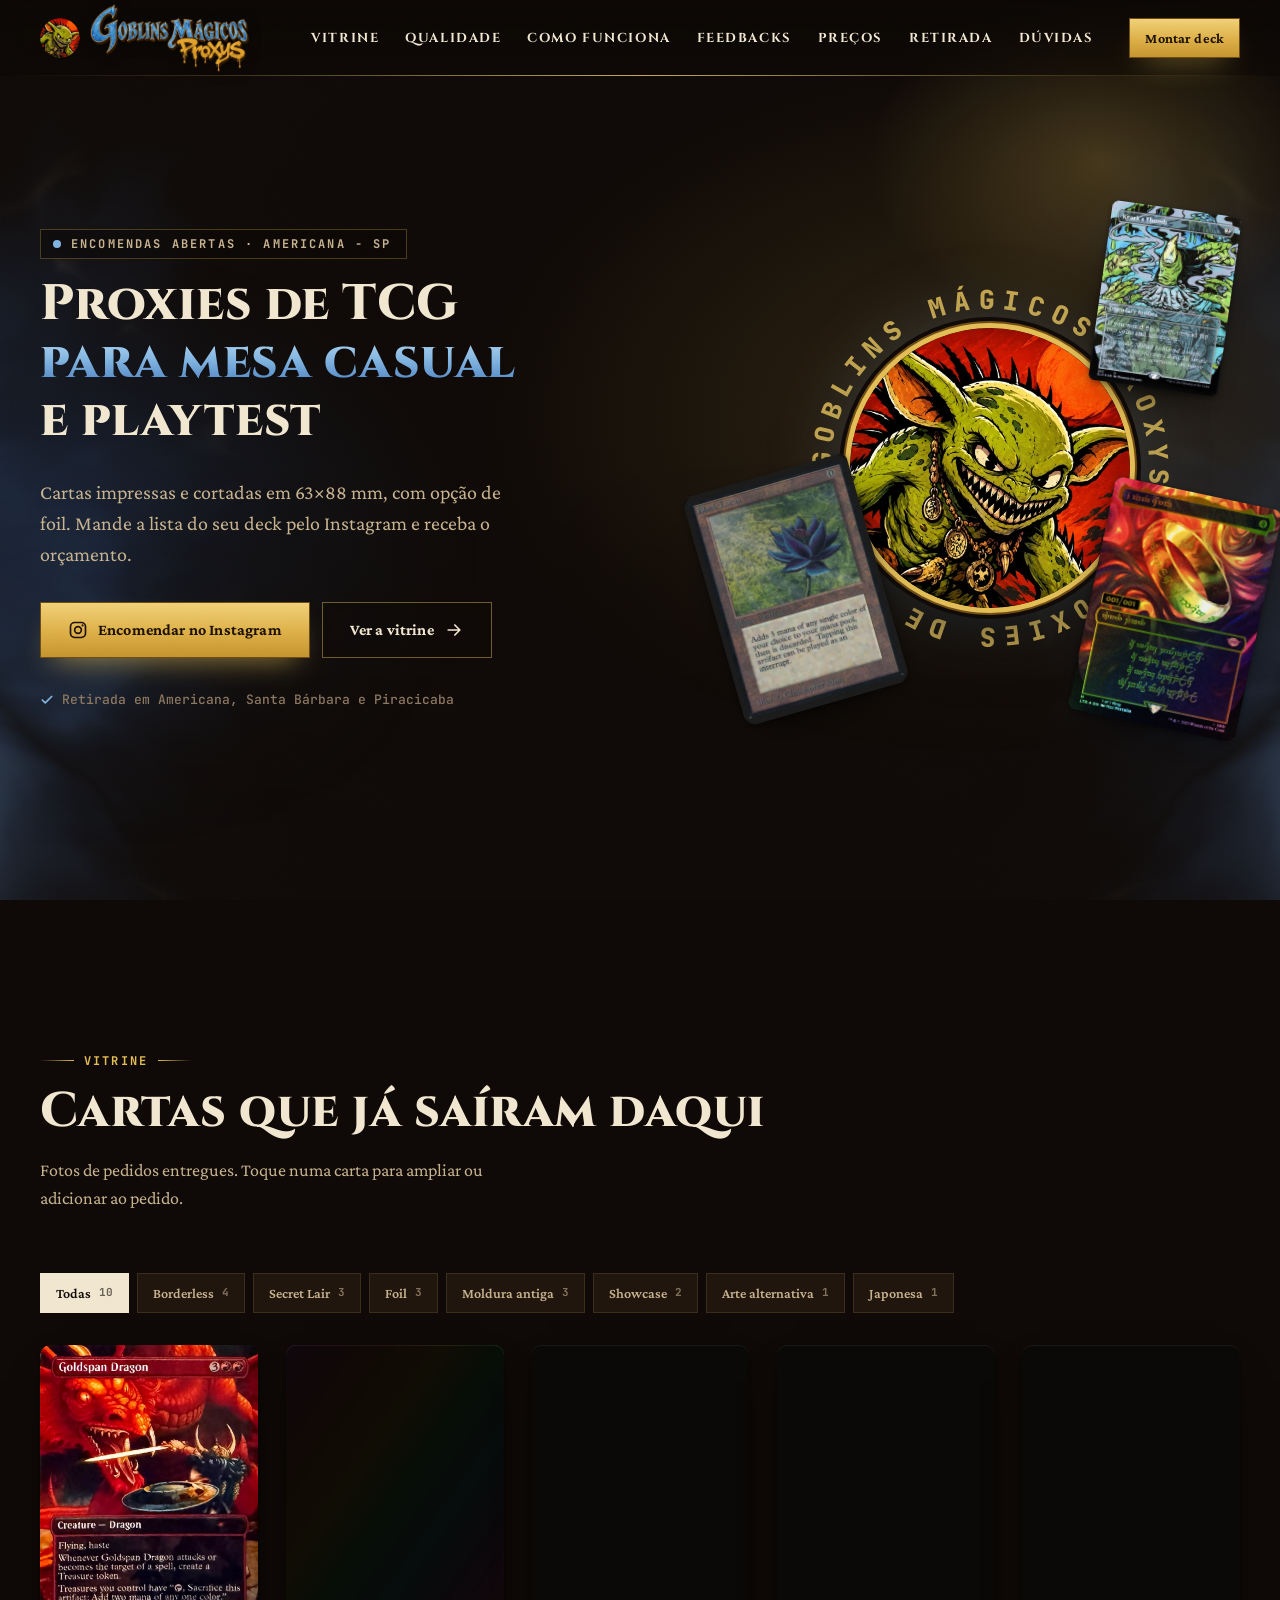
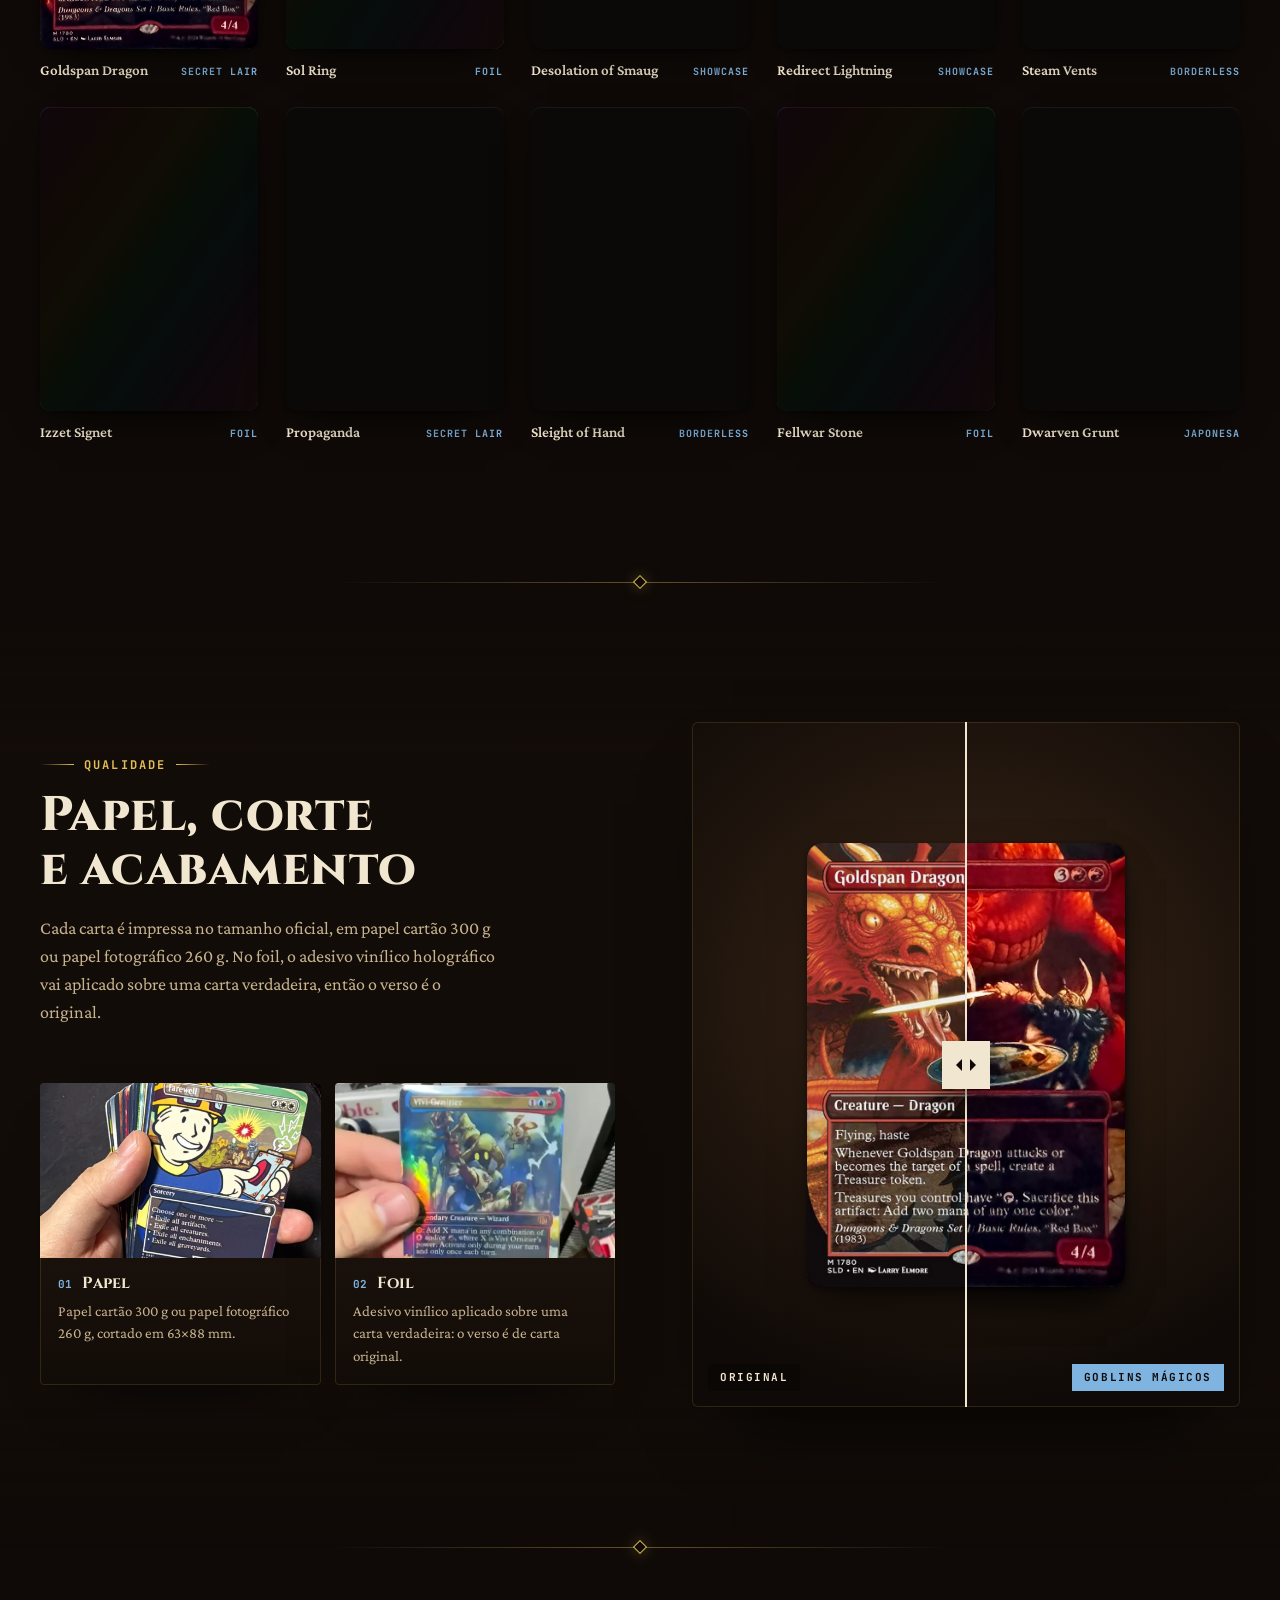
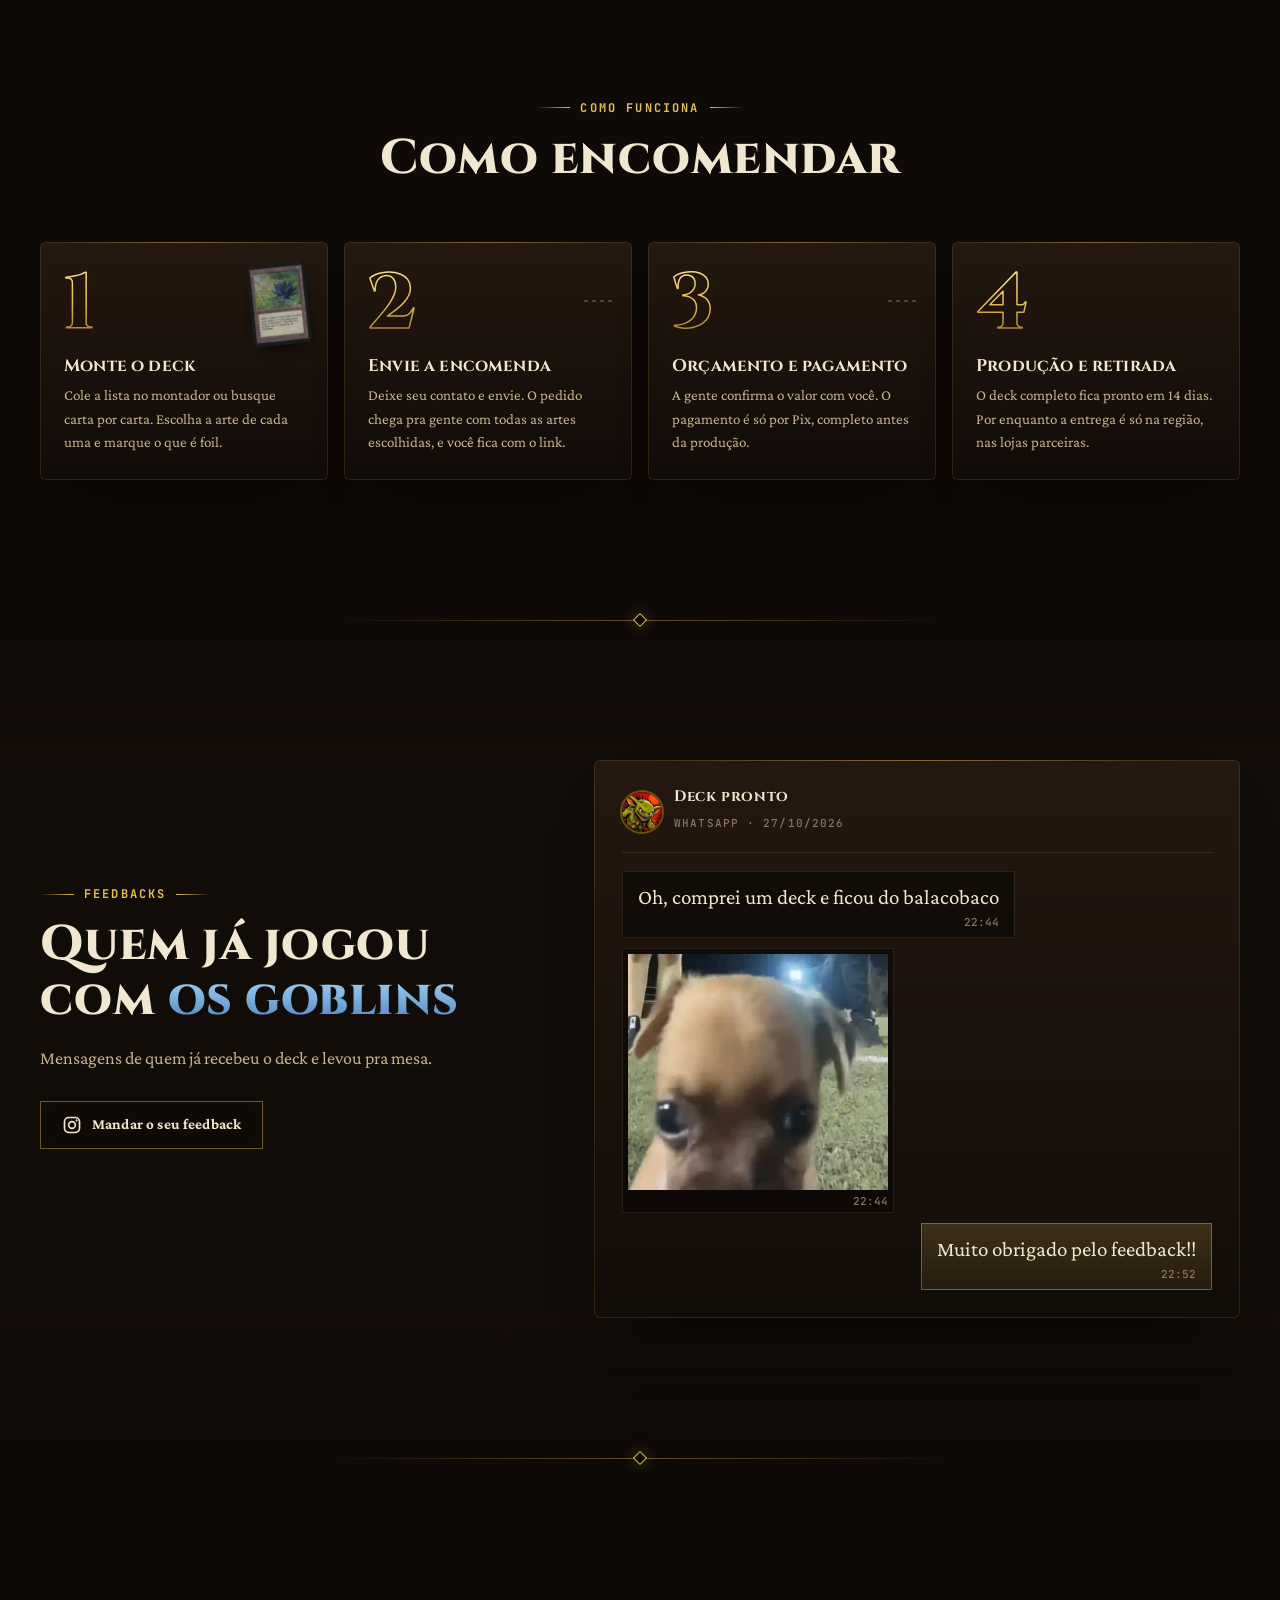
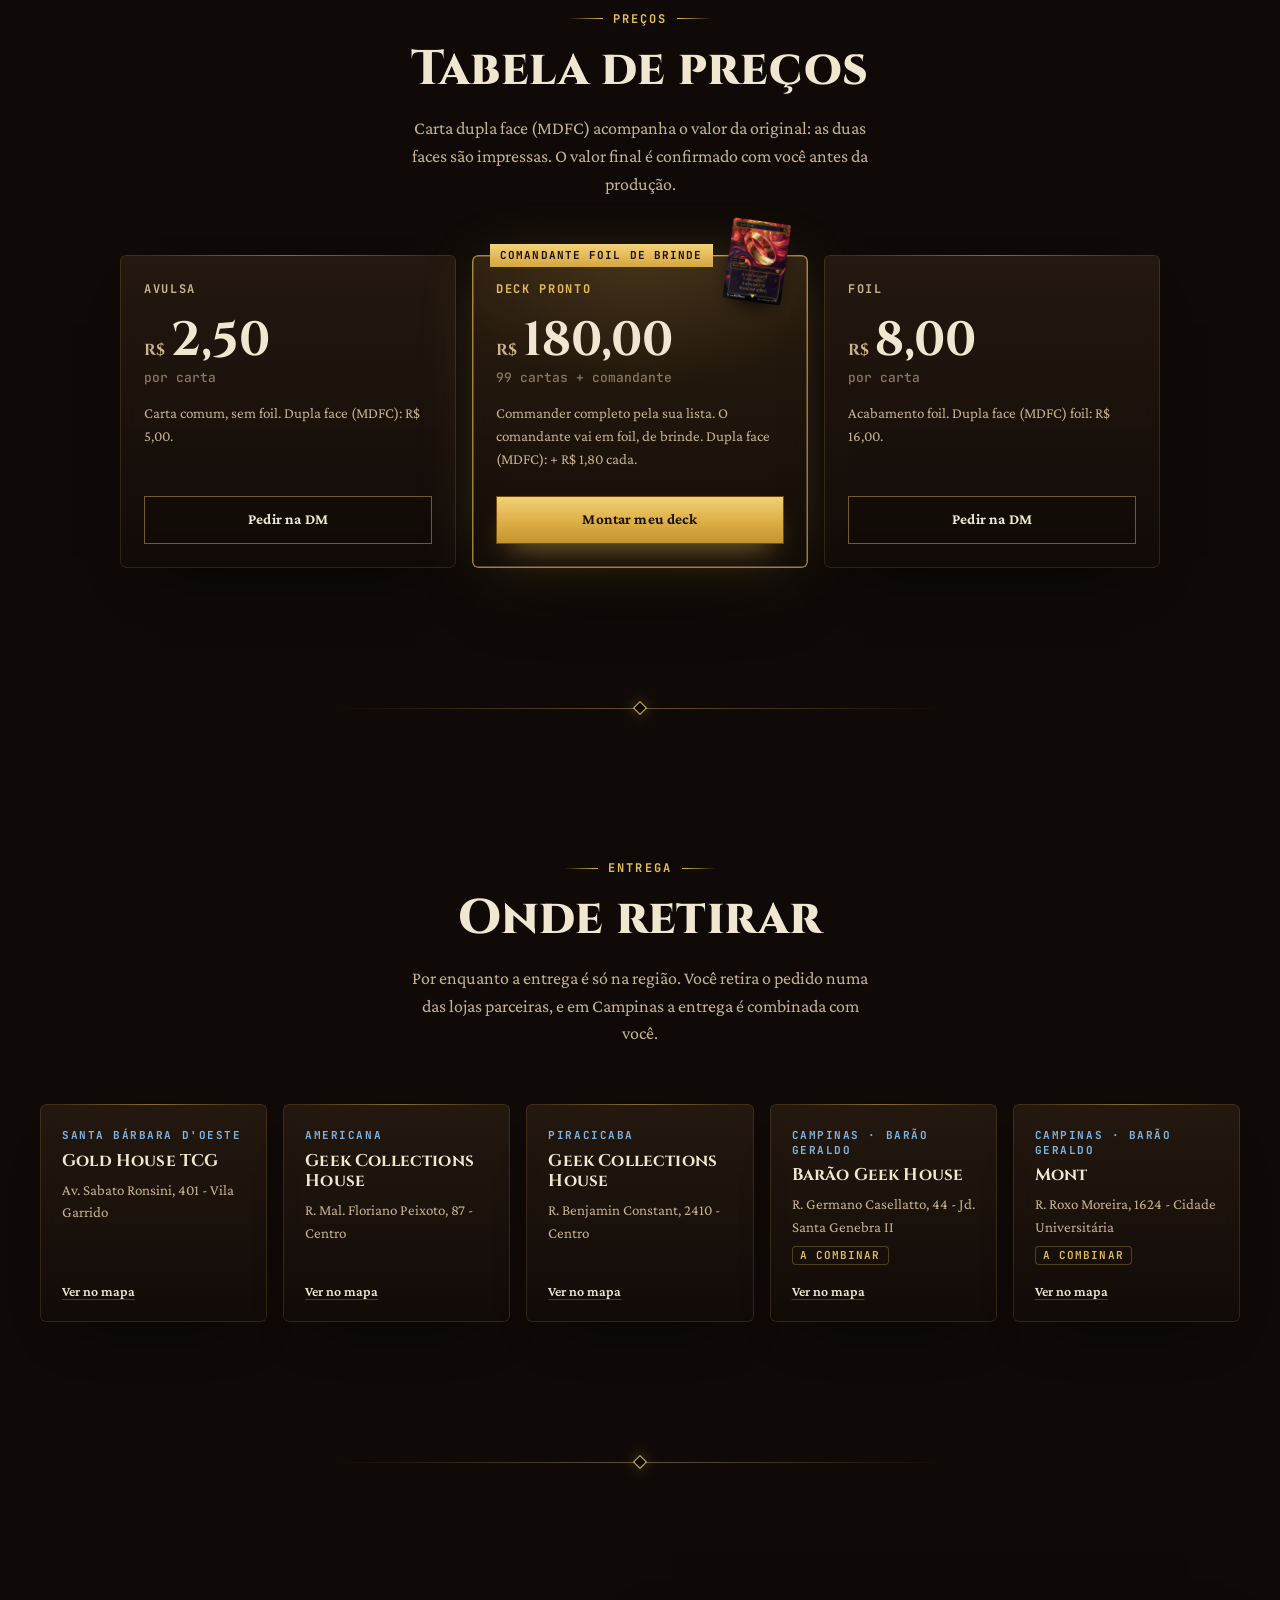
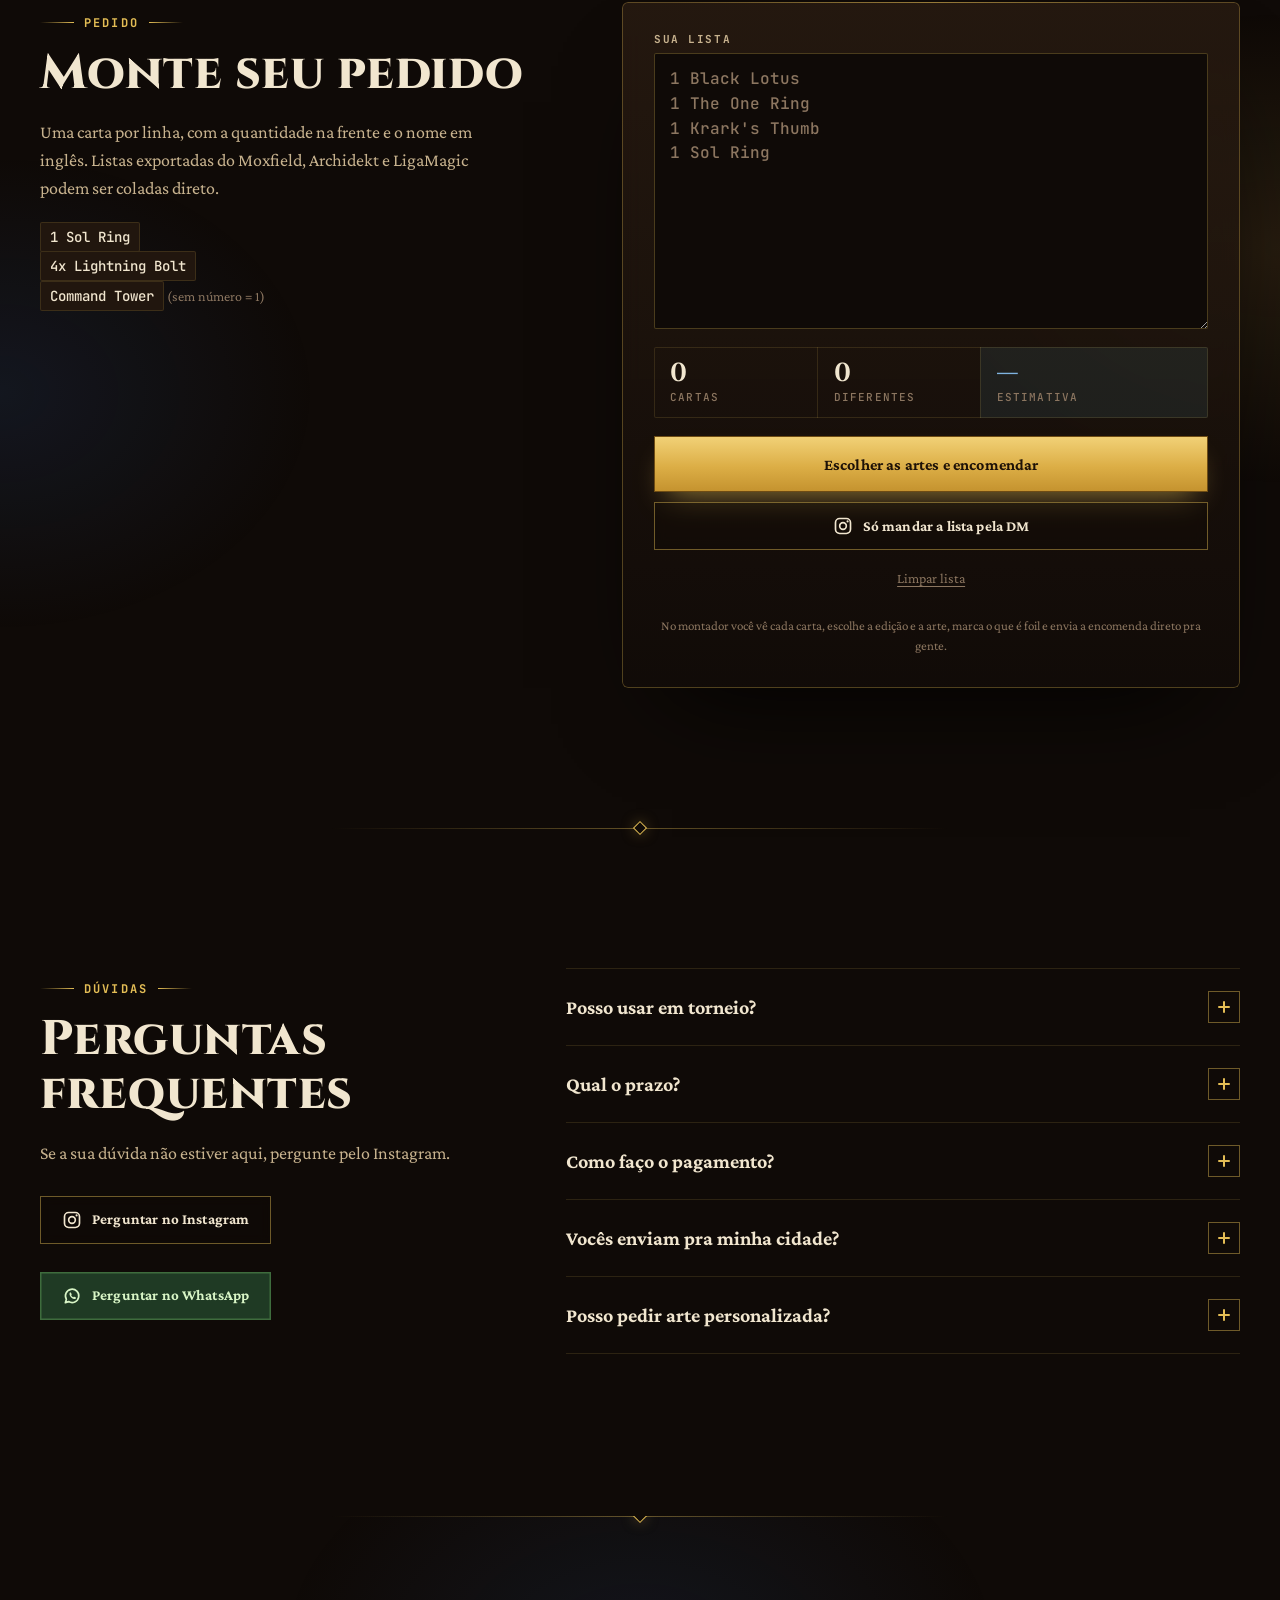
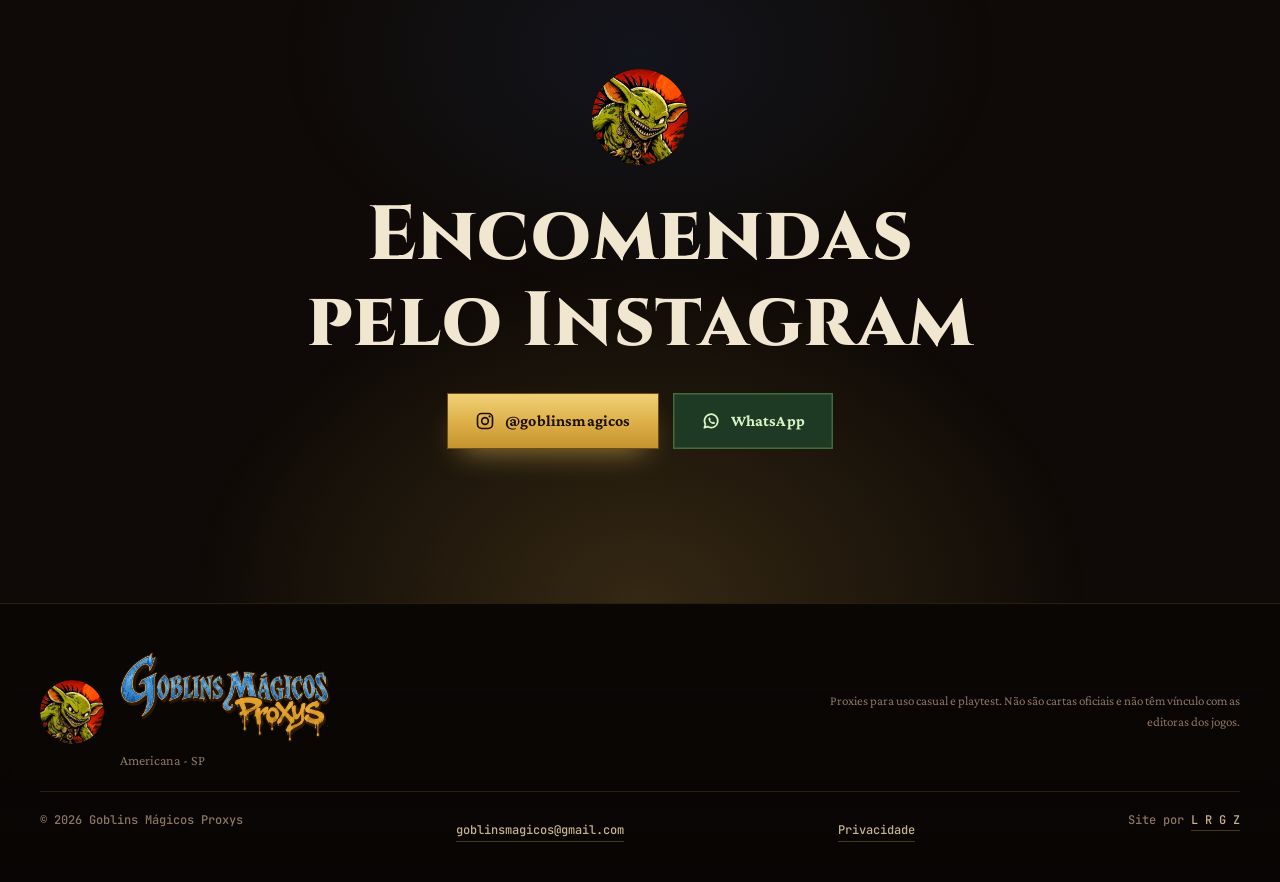
<file: index.html>
<!doctype html>
<html lang="pt-BR">
<head>
  <meta charset="utf-8">
  <meta name="viewport" content="width=device-width, initial-scale=1, viewport-fit=cover">
  <title>Goblins Mágicos Proxys · Proxies de Magic em Americana, SP</title>
  <meta name="description" content="Proxies de Magic no tamanho oficial para mesa casual, Commander e playtest: avulsa R$ 2,50, foil R$ 8, deck pronto R$ 180. Monte o deck online, retire em Americana e região.">
  <meta name="theme-color" content="#0f0a07">
  <link rel="canonical" href="https://goblinsmagicos.com.br/">
  <meta property="og:type" content="website">
  <meta property="og:locale" content="pt_BR">
  <meta property="og:site_name" content="Goblins Mágicos Proxys">
  <meta property="og:url" content="https://goblinsmagicos.com.br/">
  <meta property="og:title" content="Goblins Mágicos Proxys · Proxies de Magic e TCG">
  <meta property="og:description" content="Proxies de Magic no tamanho oficial: avulsa R$ 2,50, foil R$ 8 e deck pronto R$ 180 com o comandante foil de brinde. Monte seu deck online e retire em Americana e região.">
  <meta property="og:image" content="https://goblinsmagicos.com.br/assets/img/og.jpg?v=3">
  <meta property="og:image:secure_url" content="https://goblinsmagicos.com.br/assets/img/og.jpg?v=3">
  <meta property="og:image:type" content="image/jpeg">
  <meta property="og:image:width" content="1200">
  <meta property="og:image:height" content="630">
  <meta property="og:image:alt" content="Goblins Mágicos Proxys: proxies de Magic, avulsa R$ 2,50, foil R$ 8 e deck pronto R$ 180">
  <meta name="twitter:card" content="summary_large_image">
  <meta name="twitter:image" content="https://goblinsmagicos.com.br/assets/img/og.jpg?v=3">
  <link rel="icon" type="image/png" sizes="32x32" href="assets/img/favicon-32.png">
  <link rel="icon" type="image/png" sizes="64x64" href="assets/img/favicon-64.png">
  <link rel="apple-touch-icon" href="apple-touch-icon.png">
  <link rel="preconnect" href="https://fonts.googleapis.com">
  <link rel="preconnect" href="https://fonts.gstatic.com" crossorigin>
  <link href="https://fonts.googleapis.com/css2?family=Cinzel:wght@600;700;800;900&family=Crimson+Pro:ital,wght@0,400;0,500;0,600;0,700;1,400&family=JetBrains+Mono:wght@500;700&display=swap" rel="stylesheet">
  <link rel="stylesheet" href="assets/css/style.css?v=31">
  <script type="application/ld+json">
  {
   "@context": "https://schema.org",
   "@type": "Store",
   "name": "Goblins Mágicos Proxys",
   "description": "Proxies de Magic: The Gathering para mesa casual, Commander e playtest, no tamanho oficial 63x88 mm, com opção de foil aplicado sobre carta original.",
   "url": "https://goblinsmagicos.com.br/",
   "image": "https://goblinsmagicos.com.br/assets/img/og.jpg?v=3",
   "logo": "https://goblinsmagicos.com.br/assets/img/logo-512.webp",
   "telephone": "+55 19 99622-4081",
   "priceRange": "R$ 2,50 - R$ 180",
   "address": {"@type": "PostalAddress", "addressLocality": "Americana", "addressRegion": "SP", "addressCountry": "BR"},
   "areaServed": ["Americana", "Santa Bárbara d'Oeste", "Piracicaba", "Campinas"],
   "sameAs": ["https://www.instagram.com/goblinsmagicos/"]
  }
  </script>
</head>
<body><!--email_off-->
  <canvas class="fumaca-fundo" data-fumaca aria-hidden="true"></canvas>
  <a class="skip" href="#conteudo">Pular para o conteúdo</a>

  <!-- ============ TOPO ============ -->
  <header class="topbar" data-topbar>
    <div class="topbar__in wrap">
      <a class="brand" href="#topo" aria-label="Início">
        <img src="assets/img/logo-192.webp" width="40" height="40" alt="">
        <img class="brand__marca" src="assets/img/marca.webp?v=3" width="159" height="68" alt="Goblins Mágicos Proxys">
      </a>
      <nav class="nav" aria-label="Principal">
        <a href="#vitrine">Vitrine</a>
        <a href="#qualidade">Qualidade</a>
        <a href="#como">Como funciona</a>
        <a href="#feedbacks">Feedbacks</a>
        <a href="#precos">Preços</a>
        <a href="#retirada">Retirada</a>
        <a href="#faq">Dúvidas</a>
      </nav>
      <a class="btn btn--sm btn--ig" href="/montar"><span>Montar deck</span></a>
      <button class="menu-btn" type="button" aria-label="Abrir menu" aria-expanded="false" data-menu-btn><span></span><span></span></button>
    </div>
  </header>

  <div class="drawer" data-drawer hidden>
    <nav aria-label="Menu">
      <a href="#vitrine">Vitrine</a>
      <a href="#qualidade">Qualidade</a>
      <a href="#como">Como funciona</a>
      <a href="#feedbacks">Feedbacks</a>
      <a href="#precos">Preços</a>
      <a href="#retirada">Retirada</a>
      <a href="/montar">Montar deck</a>
      <a href="#faq">Dúvidas</a>
    </nav>
    <a class="btn btn--ig btn--block" data-ig-dm target="_blank" rel="noopener"><svg aria-hidden="true" viewBox="0 0 24 24"><use href="#i-ig"/></svg>Chamar no Instagram</a>
    <a class="btn btn--wa btn--block" data-wa target="_blank" rel="noopener" hidden><svg aria-hidden="true" viewBox="0 0 24 24"><use href="#i-wa"/></svg>Chamar no WhatsApp</a>
  </div>

  <main id="conteudo">

    <!-- ============ HERO ============ -->
    <section class="hero" id="topo">
      <div class="hero__bg" aria-hidden="true"></div>
      <div class="wrap hero__grid">
        <div class="hero__copy">
          <p class="eyebrow" data-reveal><span class="dot"></span><span data-bind="hero.selo"></span></p>
          <h1 class="hero__title" data-hero-title></h1>
          <p class="hero__sub" data-reveal style="--d:.5s" data-bind="hero.subtitulo"></p>
          <div class="hero__ctas" data-reveal style="--d:.6s">
            <a class="btn btn--ig btn--lg" data-ig-dm target="_blank" rel="noopener"><svg aria-hidden="true" viewBox="0 0 24 24"><use href="#i-ig"/></svg><span data-bind="hero.ctaPrincipal"></span></a>
            <a class="btn btn--ghost btn--lg" href="#vitrine"><span data-bind="hero.ctaSecundario"></span><svg aria-hidden="true" viewBox="0 0 24 24"><use href="#i-arrow"/></svg></a>
          </div>
          <ul class="hero__proofs" data-reveal style="--d:.7s" data-list="hero.miniProvas"></ul>
        </div>

        <div class="hero__stage" aria-hidden="true">
          <div class="seal">
            <svg class="seal__ring" viewBox="0 0 200 200"><defs><path id="ring" d="M100,100 m-82,0 a82,82 0 1,1 164,0 a82,82 0 1,1 -164,0"/></defs><text><textPath href="#ring" data-ring></textPath></text></svg>
            <img class="seal__logo" src="assets/img/logo-512.webp" width="512" height="512" alt="">
            <img class="seal__logo seal__egg" src="assets/img/salao.webp" width="512" height="512" alt="" loading="lazy" decoding="async" draggable="false">
          </div>
          <div class="fan" data-fan></div>
        </div>
      </div>
    </section>


    <!-- ============ VITRINE ============ -->
    <section class="section" id="vitrine">
      <div class="wrap">
        <header class="sec-head" data-reveal>
          <p class="kicker">Vitrine</p>
          <h2 class="sec-title">Cartas que já saíram daqui</h2>
          <p class="sec-lead">Fotos de pedidos entregues. Toque numa carta para ampliar ou adicionar ao pedido.</p>
        </header>
        <div class="chips" role="toolbar" aria-label="Filtrar cartas" data-chips></div>
        <ul class="grid-cards" data-grid></ul>
      </div>
    </section>

    <!-- ============ QUALIDADE ============ -->
    <section class="section section--alt" id="qualidade">
      <div class="wrap quality">
        <div class="quality__copy">
          <header class="sec-head" data-reveal>
            <p class="kicker">Qualidade</p>
            <h2 class="sec-title" data-bind="qualidade.titulo"></h2>
            <p class="sec-lead" data-bind="qualidade.texto"></p>
          </header>
          <ol class="specs" data-specs></ol>
        </div>
        <figure class="compare" data-compare data-reveal>
          <div class="compare__side compare__side--a" data-compare-a></div>
          <div class="compare__side compare__side--b" data-compare-b></div>
          <div class="compare__handle" aria-hidden="true"><span></span></div>
          <input class="compare__range" type="range" min="0" max="100" value="50" aria-label="Comparar original e proxy">
          <figcaption><span data-bind="qualidade.comparacao.legendaOriginal"></span><span data-bind="qualidade.comparacao.legendaProxy"></span></figcaption>
        </figure>
      </div>
    </section>

    <!-- ============ COMO FUNCIONA ============ -->
    <section class="section" id="como">
      <div class="wrap">
        <header class="sec-head sec-head--center" data-reveal>
          <p class="kicker">Como funciona</p>
          <h2 class="sec-title">Como encomendar</h2>
        </header>
        <ol class="steps" data-steps></ol>
      </div>
    </section>

    <!-- ============ FEEDBACKS ============ -->
    <section class="section section--alt" id="feedbacks">
      <div class="wrap fb">
        <header class="sec-head" data-reveal>
          <p class="kicker">Feedbacks</p>
          <h2 class="sec-title">Quem já jogou com <em>os goblins</em></h2>
          <p class="sec-lead">Mensagens de quem já recebeu o deck e levou pra mesa.</p>
          <a class="btn btn--ghost" data-ig-dm target="_blank" rel="noopener"><svg aria-hidden="true" viewBox="0 0 24 24"><use href="#i-ig"/></svg>Mandar o seu feedback</a>
        </header>
        <div class="fb__lista" data-feedbacks></div>
      </div>
    </section>

    <!-- ============ PREÇOS ============ -->
    <section class="section" id="precos">
      <div class="wrap">
        <header class="sec-head sec-head--center" data-reveal>
          <p class="kicker">Preços</p>
          <h2 class="sec-title">Tabela de preços</h2>
          <p class="sec-lead" data-bind="precos.avisoEstimativa"></p>
        </header>
        <div class="plans" data-plans></div>
      </div>
    </section>

    <!-- ============ ONDE RETIRAR ============ -->
    <section class="section" id="retirada">
      <div class="wrap">
        <header class="sec-head sec-head--center" data-reveal>
          <p class="kicker">Entrega</p>
          <h2 class="sec-title">Onde retirar</h2>
          <p class="sec-lead" data-bind="entrega.texto"></p>
        </header>
        <ul class="pontos" data-pontos></ul>
      </div>
    </section>

    <!-- ============ MONTADOR ============ -->
    <section class="section section--forge" id="pedido">
      <div class="wrap forge">
        <header class="sec-head" data-reveal>
          <p class="kicker">Pedido</p>
          <h2 class="sec-title">Monte seu pedido</h2>
          <p class="sec-lead">Uma carta por linha, com a quantidade na frente e o nome em inglês. Listas exportadas do Moxfield, Archidekt e LigaMagic podem ser coladas direto.</p>
          <ul class="forge__tips">
            <li><code>1 Sol Ring</code></li>
            <li><code>4x Lightning Bolt</code></li>
            <li><code>Command Tower</code> <span>(sem número = 1)</span></li>
          </ul>
        </header>

        <form class="forge__panel" data-forge novalidate data-reveal>
          <label class="field">
            <span class="field__lbl">Sua lista</span>
            <textarea name="lista" rows="10" spellcheck="false" autocomplete="off" data-forge-list></textarea>
          </label>

          <div class="tally" aria-live="polite">
            <div><b data-t-total>0</b><span>cartas</span></div>
            <div><b data-t-unique>0</b><span>diferentes</span></div>
            <div class="tally__price"><b data-t-price>—</b><span data-t-price-lbl>estimativa</span></div>
          </div>

          <div class="forge__actions">
            <button class="btn btn--ig btn--lg btn--block" type="submit">Escolher as artes e encomendar</button>
            <button class="btn btn--ghost btn--block" type="button" data-forge-dm><svg aria-hidden="true" viewBox="0 0 24 24"><use href="#i-ig"/></svg>Só mandar a lista pela DM</button>
            <button class="linkbtn" type="button" data-forge-clear>Limpar lista</button>
          </div>
          <p class="forge__note">No montador você vê cada carta, escolhe a edição e a arte, marca o que é foil e envia a encomenda direto pra gente.</p>
        </form>
      </div>
    </section>


    <!-- ============ FAQ ============ -->
    <section class="section" id="faq">
      <div class="wrap faq">
        <header class="sec-head" data-reveal>
          <p class="kicker">Dúvidas</p>
          <h2 class="sec-title">Perguntas frequentes</h2>
          <p class="sec-lead">Se a sua dúvida não estiver aqui, pergunte pelo Instagram.</p>
          <a class="btn btn--ghost" data-ig-dm target="_blank" rel="noopener"><svg aria-hidden="true" viewBox="0 0 24 24"><use href="#i-ig"/></svg>Perguntar no Instagram</a>
          <a class="btn btn--wa" data-wa target="_blank" rel="noopener" hidden><svg aria-hidden="true" viewBox="0 0 24 24"><use href="#i-wa"/></svg>Perguntar no WhatsApp</a>
        </header>
        <div class="acc" data-faq></div>
      </div>
    </section>

    <!-- ============ CTA FINAL ============ -->
    <section class="final">
      <div class="wrap final__in" data-reveal>
        <img src="assets/img/logo-192.webp" width="96" height="96" alt="" class="final__logo">
        <h2 class="final__title">Encomendas pelo Instagram</h2>
        <div class="final__ctas">
        <a class="btn btn--ig btn--lg" data-ig-dm target="_blank" rel="noopener"><svg aria-hidden="true" viewBox="0 0 24 24"><use href="#i-ig"/></svg><span data-ig-handle></span></a>
          <a class="btn btn--wa btn--lg" data-wa target="_blank" rel="noopener" hidden><svg aria-hidden="true" viewBox="0 0 24 24"><use href="#i-wa"/></svg>WhatsApp</a>
        </div>
      </div>
    </section>
  </main>

  <footer class="foot">
    <div class="wrap foot__in">
      <div class="foot__brand">
        <img src="assets/img/logo-192.webp" width="64" height="64" alt="">
        <div>
          <img class="foot__marca" src="assets/img/marca.webp?v=3" width="210" height="90" alt="Goblins Mágicos Proxys">
          <span class="foot__cidade" data-bind="marca.cidade"></span>
        </div>
      </div>
      <p class="foot__legal" data-bind="rodape.aviso"></p>
      <div class="foot__meta"><span>© <span data-year></span> <span data-bind="marca.nome"></span></span><a href="mailto:goblinsmagicos@gmail.com">goblinsmagicos@gmail.com</a><a href="/privacidade">Privacidade</a><span class="assinatura">Site por <a href="https://lrgz.com.br" target="_blank" rel="noopener" aria-label="LRGZ">L R G Z</a></span></div>
    </div>
  </footer>

  <!-- Barra fixa no celular -->
  <div class="dock" data-dock>
    <a class="btn btn--ghost" href="/montar">Montar deck</a>
    <a class="btn btn--ig" data-ig-dm target="_blank" rel="noopener"><svg aria-hidden="true" viewBox="0 0 24 24"><use href="#i-ig"/></svg>Instagram</a>
  </div>

  <!-- Visualizar carta -->
  <dialog class="viewer" data-viewer aria-label="Carta">
    <button class="viewer__close" type="button" aria-label="Fechar" data-viewer-close><svg viewBox="0 0 24 24"><use href="#i-x"/></svg></button>
    <div class="viewer__card" data-viewer-card></div>
    <div class="viewer__info">
      <h3 data-viewer-name></h3>
      <ul class="viewer__tags" data-viewer-tags></ul>
      <button class="btn btn--ig btn--block" type="button" data-viewer-add><svg aria-hidden="true" viewBox="0 0 24 24"><use href="#i-plus"/></svg>Adicionar ao pedido</button>
      <div class="viewer__nav">
        <button class="linkbtn" type="button" data-viewer-prev>← Anterior</button>
        <button class="linkbtn" type="button" data-viewer-next>Próxima →</button>
      </div>
    </div>
  </dialog>

  <div class="toast" role="status" aria-live="polite" data-toast></div>

  <!-- Ícones -->
  <svg width="0" height="0" style="position:absolute" aria-hidden="true">
    <symbol id="i-ig" viewBox="0 0 24 24"><rect x="3" y="3" width="18" height="18" rx="5" fill="none" stroke="currentColor" stroke-width="2"/><circle cx="12" cy="12" r="4" fill="none" stroke="currentColor" stroke-width="2"/><circle cx="17.5" cy="6.5" r="1.3" fill="currentColor"/></symbol>
    <symbol id="i-wa" viewBox="0 0 24 24"><path fill="none" stroke="currentColor" stroke-width="2" stroke-linejoin="round" d="M4 20l1.3-4A8 8 0 1 1 8 18.7z"/><path fill="currentColor" d="M9.2 8.3c.2-.4.4-.4.7-.4h.5c.2 0 .4 0 .5.4l.7 1.6c.1.2 0 .4-.1.6l-.5.6c.6 1.1 1.4 1.9 2.5 2.5l.6-.6c.2-.2.4-.2.6-.1l1.6.7c.3.1.4.3.4.5v.5c0 .3 0 .5-.4.7-.5.3-1.3.5-2 .3-2.3-.6-4.6-2.9-5.2-5.2-.2-.7 0-1.5.1-2z"/></symbol>
    <symbol id="i-arrow" viewBox="0 0 24 24"><path fill="none" stroke="currentColor" stroke-width="2" stroke-linecap="round" stroke-linejoin="round" d="M5 12h14M13 6l6 6-6 6"/></symbol>
    <symbol id="i-x" viewBox="0 0 24 24"><path fill="none" stroke="currentColor" stroke-width="2" stroke-linecap="round" d="M6 6l12 12M18 6L6 18"/></symbol>
    <symbol id="i-plus" viewBox="0 0 24 24"><path fill="none" stroke="currentColor" stroke-width="2.4" stroke-linecap="round" d="M12 5v14M5 12h14"/></symbol>
  </svg>

  <script src="assets/js/config.js?v=25"></script>
  <script src="assets/js/main.js?v=25"></script>
  <script src="assets/js/fumaca.js?v=3" defer></script>
<!--/email_off--></body>
</html>
</file>
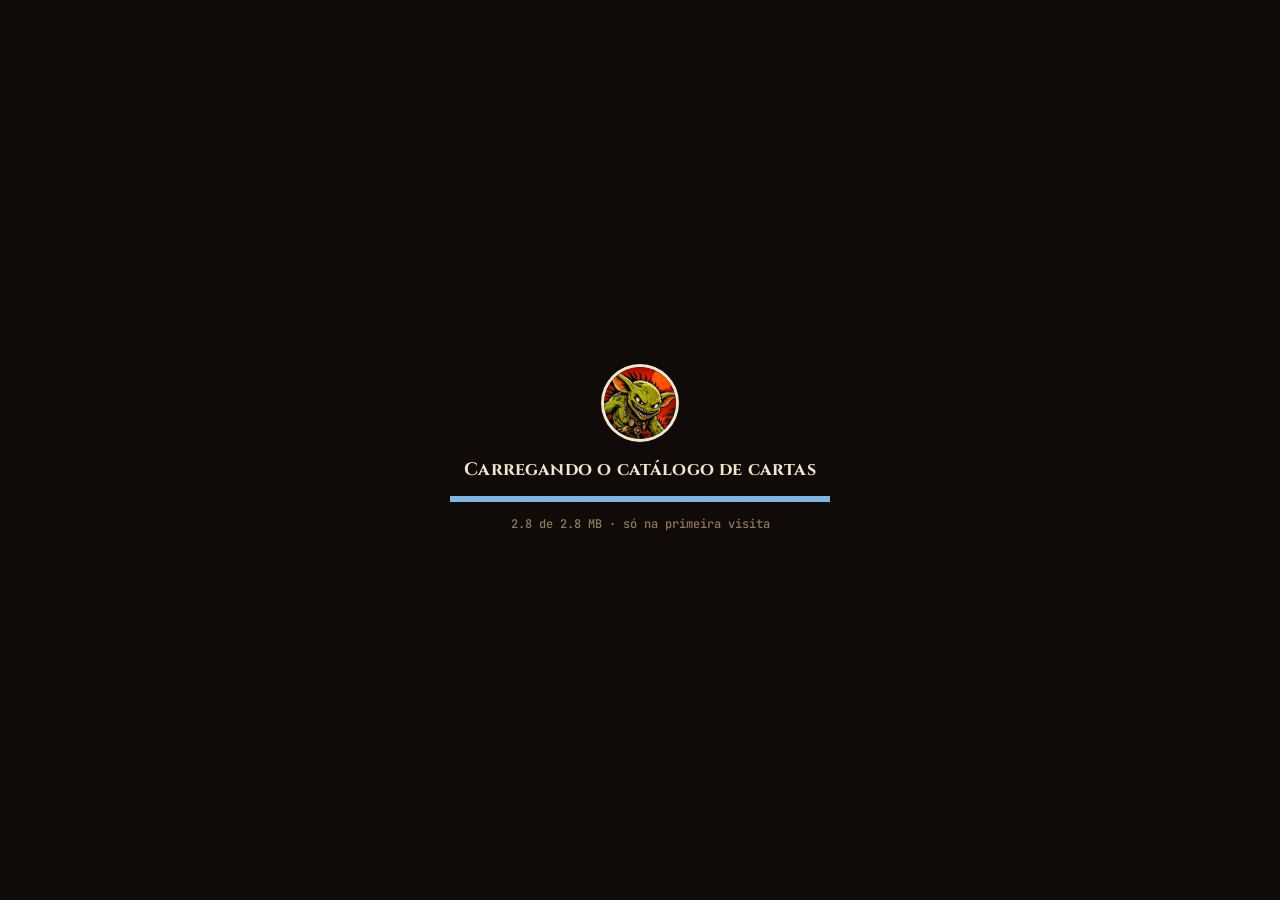
<file: montar.html>
<!doctype html>
<html lang="pt-BR">
<head>
  <meta charset="utf-8">
  <meta name="viewport" content="width=device-width, initial-scale=1, viewport-fit=cover">
  <title>Montador · Goblins Mágicos Proxys</title>
  <meta name="description" content="Monte seu deck de proxies de Magic: cole a lista, escolha a arte de cada carta e envie a encomenda.">
  <meta name="theme-color" content="#0f0a07">
  <link rel="canonical" href="https://goblinsmagicos.com.br/montar">
  <meta property="og:type" content="website">
  <meta property="og:locale" content="pt_BR">
  <meta property="og:site_name" content="Goblins Mágicos Proxys">
  <meta property="og:url" content="https://goblinsmagicos.com.br/montar">
  <meta property="og:title" content="Montador de deck · Goblins Mágicos Proxys">
  <meta property="og:description" content="Cole a lista do seu deck, escolha a arte de cada carta e envie a encomenda.">
  <meta property="og:image" content="https://goblinsmagicos.com.br/assets/img/og.jpg?v=3">
  <meta property="og:image:secure_url" content="https://goblinsmagicos.com.br/assets/img/og.jpg?v=3">
  <meta property="og:image:type" content="image/jpeg">
  <meta property="og:image:width" content="1200">
  <meta property="og:image:height" content="630">
  <meta property="og:image:alt" content="Goblins Mágicos Proxys: proxies de Magic, avulsa R$ 2,50, foil R$ 8 e deck pronto R$ 180">
  <meta name="twitter:card" content="summary_large_image">
  <meta name="twitter:image" content="https://goblinsmagicos.com.br/assets/img/og.jpg?v=3">
  <link rel="icon" type="image/png" sizes="32x32" href="assets/img/favicon-32.png">
  <link rel="icon" type="image/png" sizes="64x64" href="assets/img/favicon-64.png">
  <link rel="apple-touch-icon" href="apple-touch-icon.png">
  <link rel="preconnect" href="https://fonts.googleapis.com">
  <link rel="preconnect" href="https://fonts.gstatic.com" crossorigin>
  <link rel="preconnect" href="https://cards.scryfall.io">
  <link href="https://fonts.googleapis.com/css2?family=Cinzel:wght@600;700;800;900&family=Crimson+Pro:ital,wght@0,400;0,500;0,600;0,700;1,400&family=JetBrains+Mono:wght@500;700&display=swap" rel="stylesheet">
  <link rel="stylesheet" href="assets/css/style.css?v=31">
  <link rel="stylesheet" href="assets/css/app.css?v=21">
</head>
<body class="app-body">
  <canvas class="fumaca-fundo" data-fumaca aria-hidden="true"></canvas>
  <header class="app-top">
    <a class="brand" href="./" aria-label="Voltar ao site">
      <img src="assets/img/logo-192.webp" width="36" height="36" alt="">
      <img class="brand__marca" src="assets/img/marca.webp?v=3" width="159" height="68" alt="Goblins Mágicos Proxys">
    </a>
    <span class="app-top__tit">Montador de deck</span>
    <a class="linkbtn app-top__voltar" href="./">← Site</a>
  </header>

  <!-- Carregando catálogo -->
  <div class="loader" data-loader>
    <div class="loader__box">
      <img src="assets/img/logo-192.webp" width="72" height="72" alt="">
      <p class="loader__tit" data-loader-tit>Carregando o catálogo de cartas</p>
      <div class="loader__bar"><span data-loader-bar></span></div>
      <p class="loader__sub" data-loader-sub>Só na primeira visita. Depois abre na hora.</p>
      <div class="loader__erro" data-loader-erro hidden>
        <p>Não deu pra carregar o catálogo. Verifique a conexão e tente de novo.</p>
        <button class="btn btn--ig" type="button" data-loader-retry>Tentar de novo</button>
        <a class="linkbtn" href="./#pedido">Usar a lista simples</a>
      </div>
    </div>
  </div>

  <main class="app" id="conteudo">
    <!-- Coluna de controle -->
    <aside class="lado">
      <section class="bloco">
        <h2 class="bloco__tit"><span>1</span>Sua lista</h2>
        <label class="sr" for="lista">Cole a lista do seu deck</label>
        <textarea id="lista" rows="7" spellcheck="false" autocomplete="off" data-lista placeholder="1 Sol Ring&#10;1 Arcane Signet&#10;4x Lightning Bolt&#10;1 Krark, the Thumbless (CMR) 189"></textarea>
        <button class="btn btn--ig btn--block" type="button" data-importar><svg aria-hidden="true" viewBox="0 0 24 24"><use href="#i-plus"/></svg>Adicionar à mesa</button>
        <details class="dica">
          <summary>Como exportar do Moxfield, Archidekt ou LigaMagic</summary>
          <p><b>Moxfield:</b> no deck, More → Export → Copy for MTGO. <b>Archidekt:</b> Export → Text. <b>LigaMagic:</b> Exportar → Texto. Cole aqui. Set, número e <code>*F*</code> (foil) são reconhecidos.</p>
        </details>
      </section>

      <section class="bloco">
        <h2 class="bloco__tit"><span>2</span>Buscar carta</h2>
        <div class="busca" data-busca>
          <label class="sr" for="busca">Nome da carta em inglês</label>
          <input id="busca" type="search" autocomplete="off" spellcheck="false" placeholder="Nome em inglês: ex. Rhystic Study" role="combobox" aria-expanded="false" aria-controls="busca-lista" aria-autocomplete="list" data-busca-input>
          <ul id="busca-lista" class="busca__lista" role="listbox" data-busca-lista hidden></ul>
        </div>
      </section>

      <section class="bloco bloco--resumo">
        <h2 class="bloco__tit"><span>3</span>Resumo</h2>
        <div class="tally tally--4" aria-live="polite">
          <div><b data-r-total>0</b><span>cartas</span></div>
          <div><b data-r-unicas>0</b><span>diferentes</span></div>
          <div><b data-r-foil>0</b><span>foil</span></div>
          <div class="tally__price"><b data-r-preco>—</b><span data-r-preco-lbl>estimativa</span></div>
        </div>
        <p class="aviso-faltando" data-r-faltando hidden></p>
        <button class="btn btn--ig btn--lg btn--block" type="button" data-finalizar disabled>Finalizar encomenda</button>
      </section>
    </aside>

    <!-- Mesa (grade) -->
    <section class="mesa" aria-labelledby="mesa-tit">
      <header class="mesa__topo">
        <div class="mesa__txt">
          <h1 id="mesa-tit" class="mesa__tit">Sua mesa <span data-m-conta></span></h1>
          <p>A mesa é a área onde o seu deck vai sendo montado: cada carta que você adiciona cai aqui. Toque numa carta pra trocar a arte, ajuste a quantidade e marque o que é foil.</p>
        </div>
        <button class="btn btn--sm btn--limpar" type="button" data-limpar hidden><svg aria-hidden="true" viewBox="0 0 24 24"><use href="#i-lixo"/></svg>Limpar mesa</button>
      </header>
      <div class="mesa__barra" data-m-barra hidden>
        <div class="chips chips--app" role="toolbar" aria-label="Filtrar" data-filtros>
          <button class="chip" type="button" aria-pressed="true" data-f="todas">Todas</button>
          <button class="chip" type="button" aria-pressed="false" data-f="foil">Foil</button>
          <button class="chip" type="button" aria-pressed="false" data-f="faltando">Não encontradas</button>
        </div>
        <label class="ordem">Ordenar
          <select data-ordem>
            <option value="lista">Ordem da lista</option>
            <option value="nome">Nome</option>
          </select>
        </label>
      </div>
      <ul class="grade" data-grade></ul>
      <div class="vazio" data-vazio>
        <img src="assets/img/logo-192.webp" width="88" height="88" alt="">
        <p class="vazio__tit">A mesa está vazia</p>
        <p>Cole a lista do deck ou busque cartas pelo nome. As cartas aparecem aqui, e você escolhe a arte de cada uma.</p>
      </div>
    </section>
  </main>

  <!-- Barra fixa no celular -->
  <div class="app-dock" data-app-dock>
    <div class="app-dock__info"><b data-d-total>0 cartas</b><span data-d-preco>—</span></div>
    <button class="btn btn--ig" type="button" data-finalizar disabled>Finalizar</button>
  </div>

  <!-- Seletor de arte -->
  <dialog class="arte" data-arte aria-labelledby="arte-tit">
    <header class="arte__top">
      <div>
        <h2 id="arte-tit" data-a-nome></h2>
        <p data-a-pos></p>
      </div>
      <button class="icobtn" type="button" aria-label="Fechar" data-a-fechar><svg viewBox="0 0 24 24"><use href="#i-x"/></svg></button>
    </header>
    <div class="arte__corpo">
      <div class="arte__preview">
        <div class="arte__img" data-a-img></div>
        <div class="arte__dados">
          <b data-a-set></b>
          <span data-a-tags></span>
          <button class="btn btn--ghost btn--sm" type="button" data-a-virar hidden>Ver o verso</button>
        </div>
      </div>
      <div class="arte__opcoes">
        <div class="arte__filtros">
          <div class="chips chips--app" role="toolbar" aria-label="Filtrar artes" data-a-filtros></div>
          <select aria-label="Ordem" data-a-ordem>
            <option value="novo">Mais recentes</option>
            <option value="velho">Mais antigas</option>
          </select>
        </div>
        <ul class="arte__grade" data-a-grade></ul>
      </div>
    </div>
    <footer class="arte__pe">
      <label class="check" data-a-todas-wrap><input type="checkbox" checked data-a-todas><span data-a-todas-txt>Aplicar em todas as cópias</span></label>
      <div class="arte__nav">
        <button class="btn btn--ghost btn--sm" type="button" data-a-ant aria-label="Carta anterior">←</button>
        <button class="btn btn--ghost btn--sm" type="button" data-a-prox aria-label="Próxima carta">→</button>
        <button class="btn btn--ig btn--sm" type="button" data-a-ok>Pronto</button>
      </div>
    </footer>
  </dialog>

  <!-- Finalizar -->
  <dialog class="fim" data-fim aria-labelledby="fim-tit">
    <button class="icobtn fim__x" type="button" aria-label="Fechar" data-fim-fechar><svg viewBox="0 0 24 24"><use href="#i-x"/></svg></button>

    <form class="fim__passo" data-fim-form novalidate>
      <h2 id="fim-tit" class="fim__tit">Seus dados</h2>
      <p class="fim__resumo" data-fim-resumo></p>
      <label class="field"><span class="field__lbl">Nome</span><input type="text" name="nome" required maxlength="60" autocomplete="name"></label>
      <div class="field-row field-row--contato">
        <label class="field"><span class="field__lbl">Falar por</span>
          <select name="tipo">
            <option value="instagram">Instagram</option>
            <option value="whatsapp">WhatsApp</option>
            <option value="email">E-mail</option>
          </select>
        </label>
        <label class="field"><span class="field__lbl">Contato</span><input type="text" name="contato" required maxlength="80" placeholder="@seu_usuario" autocomplete="off"></label>
      </div>
      <label class="field"><span class="field__lbl">Cidade <i>(opcional)</i></span><input type="text" name="cidade" maxlength="60" autocomplete="address-level2"></label>
      <label class="field"><span class="field__lbl">Observações <i>(opcional)</i></span><textarea name="obs" rows="2" maxlength="400" placeholder="Prazo, sleeves, o que quiser combinar"></textarea></label>
      <label class="hp" aria-hidden="true">Site<input type="text" name="site" tabindex="-1" autocomplete="off"></label>
      <label class="check"><input type="checkbox" name="lgpd" required><span>Autorizo o uso destes dados só para esta encomenda. <a href="/privacidade" target="_blank" rel="noopener">Como os dados são usados</a></span></label>
      <p class="fim__erro" data-fim-erro hidden></p>
      <button class="btn btn--ig btn--lg btn--block" type="submit" data-fim-enviar>Enviar encomenda</button>
    </form>

    <div class="fim__passo" data-fim-ok hidden>
      <p class="fim__selo" data-ok-selo></p>
      <h2 class="fim__tit" data-ok-tit></h2>
      <p data-ok-txt></p>
      <div class="fim__link"><input type="text" readonly data-ok-link aria-label="Link do pedido"><button class="btn btn--ghost btn--sm" type="button" data-ok-copiar>Copiar</button></div>
      <div class="fim__acoes">
        <button class="btn btn--ig btn--block" type="button" data-ok-ig><svg aria-hidden="true" viewBox="0 0 24 24"><use href="#i-ig"/></svg>Enviar pelo Instagram</button>
        <a class="btn btn--wa btn--block" data-ok-wa target="_blank" rel="noopener" hidden><svg aria-hidden="true" viewBox="0 0 24 24"><use href="#i-wa"/></svg>Enviar pelo WhatsApp</a>
        <button class="linkbtn" type="button" data-ok-novo>Começar outro pedido</button>
      </div>
    </div>
  </dialog>

  <div class="toast" role="status" aria-live="polite" data-toast></div>

  <svg width="0" height="0" style="position:absolute" aria-hidden="true">
    <symbol id="i-ig" viewBox="0 0 24 24"><rect x="3" y="3" width="18" height="18" rx="5" fill="none" stroke="currentColor" stroke-width="2"/><circle cx="12" cy="12" r="4" fill="none" stroke="currentColor" stroke-width="2"/><circle cx="17.5" cy="6.5" r="1.3" fill="currentColor"/></symbol>
    <symbol id="i-wa" viewBox="0 0 24 24"><path fill="none" stroke="currentColor" stroke-width="2" stroke-linejoin="round" d="M4 20l1.3-4A8 8 0 1 1 8 18.7z"/><path fill="currentColor" d="M9.2 8.3c.2-.4.4-.4.7-.4h.5c.2 0 .4 0 .5.4l.7 1.6c.1.2 0 .4-.1.6l-.5.6c.6 1.1 1.4 1.9 2.5 2.5l.6-.6c.2-.2.4-.2.6-.1l1.6.7c.3.1.4.3.4.5v.5c0 .3 0 .5-.4.7-.5.3-1.3.5-2 .3-2.3-.6-4.6-2.9-5.2-5.2-.2-.7 0-1.5.1-2z"/></symbol>
    <symbol id="i-x" viewBox="0 0 24 24"><path fill="none" stroke="currentColor" stroke-width="2" stroke-linecap="round" d="M6 6l12 12M18 6L6 18"/></symbol>
    <symbol id="i-plus" viewBox="0 0 24 24"><path fill="none" stroke="currentColor" stroke-width="2.4" stroke-linecap="round" d="M12 5v14M5 12h14"/></symbol>
    <symbol id="i-lixo" viewBox="0 0 24 24"><path fill="none" stroke="currentColor" stroke-width="2" stroke-linecap="square" d="M4 7h16M10 7V4h4v3M6 7l1 13h10l1-13M10 11v6M14 11v6"/></symbol>
    <symbol id="i-minus" viewBox="0 0 24 24"><path fill="none" stroke="currentColor" stroke-width="2.4" stroke-linecap="round" d="M5 12h14"/></symbol>
    <symbol id="i-flip" viewBox="0 0 24 24"><path fill="none" stroke="currentColor" stroke-width="2" stroke-linecap="round" stroke-linejoin="round" d="M4 9a8 8 0 0 1 14-3l2 2M20 15a8 8 0 0 1-14 3l-2-2M20 4v4h-4M4 20v-4h4"/></symbol>
  </svg>

  <script src="assets/js/config.js?v=25"></script>
  <script type="module" src="assets/js/montador/montar.js?v=18"></script>
  <script src="assets/js/fumaca.js?v=3" defer></script>
</body>
</html>
</file>
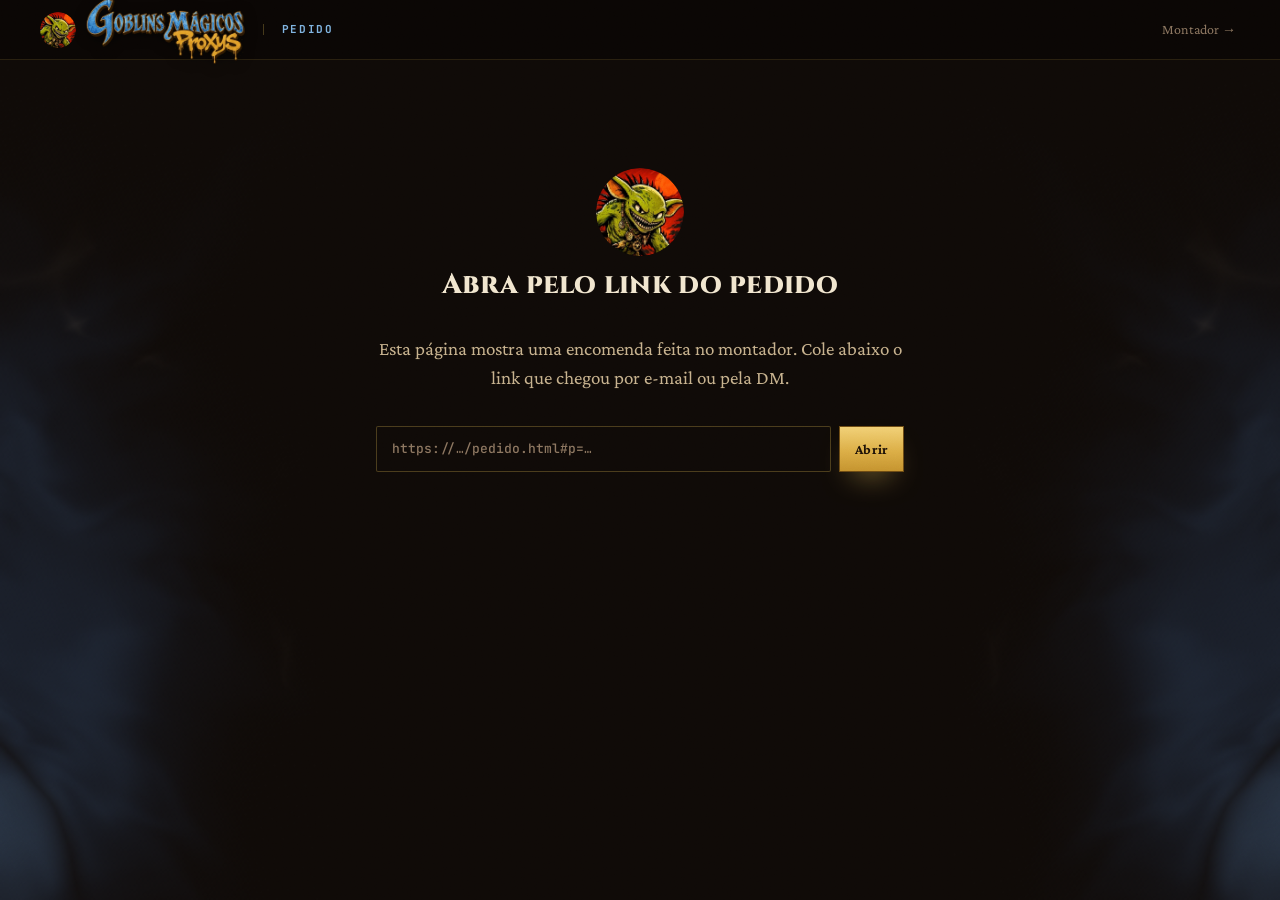
<file: pedido.html>
<!doctype html>
<html lang="pt-BR">
<head>
  <meta charset="utf-8">
  <meta name="viewport" content="width=device-width, initial-scale=1, viewport-fit=cover">
  <title>Pedido · Goblins Mágicos Proxys</title>
  <meta name="robots" content="noindex">
  <meta name="theme-color" content="#0f0a07">
  <link rel="icon" type="image/png" sizes="32x32" href="assets/img/favicon-32.png">
  <link rel="icon" type="image/png" sizes="64x64" href="assets/img/favicon-64.png">
  <link rel="apple-touch-icon" href="apple-touch-icon.png">
  <link rel="preconnect" href="https://fonts.googleapis.com">
  <link rel="preconnect" href="https://fonts.gstatic.com" crossorigin>
  <link rel="preconnect" href="https://cards.scryfall.io">
  <link href="https://fonts.googleapis.com/css2?family=Cinzel:wght@600;700;800;900&family=Crimson+Pro:ital,wght@0,400;0,500;0,600;0,700;1,400&family=JetBrains+Mono:wght@500;700&display=swap" rel="stylesheet">
  <link rel="stylesheet" href="assets/css/style.css?v=31">
  <link rel="stylesheet" href="assets/css/app.css?v=21">
</head>
<body class="app-body">
  <canvas class="fumaca-fundo" data-fumaca aria-hidden="true"></canvas>
  <header class="app-top">
    <a class="brand" href="./" aria-label="Ir ao site">
      <img src="assets/img/logo-192.webp" width="36" height="36" alt="">
      <img class="brand__marca" src="assets/img/marca.webp?v=3" width="159" height="68" alt="Goblins Mágicos Proxys">
    </a>
    <span class="app-top__tit">Pedido</span>
    <a class="linkbtn app-top__voltar" href="/montar">Montador →</a>
  </header>

  <div class="loader" data-loader>
    <div class="loader__box">
      <img src="assets/img/logo-192.webp" width="72" height="72" alt="">
      <p class="loader__tit" data-loader-tit>Abrindo o pedido</p>
      <div class="loader__bar"><span data-loader-bar></span></div>
      <p class="loader__sub" data-loader-sub>Carregando o catálogo de cartas…</p>
      <div class="loader__erro" data-loader-erro hidden>
        <p data-loader-msg>Não deu pra abrir este pedido.</p>
        <button class="btn btn--ig" type="button" data-loader-retry>Tentar de novo</button>
      </div>
    </div>
  </div>

  <!-- Sem link -->
  <section class="sem-pedido" data-sem hidden>
    <img src="assets/img/logo-192.webp" width="88" height="88" alt="" style="border-radius:50%">
    <h1>Abra pelo link do pedido</h1>
    <p>Esta página mostra uma encomenda feita no montador. Cole abaixo o link que chegou por e-mail ou pela DM.</p>
    <form class="fim__link" data-colar style="width:100%">
      <input type="text" placeholder="https://…/pedido.html#p=…" aria-label="Link do pedido" required>
      <button class="btn btn--ig btn--sm" type="submit">Abrir</button>
    </form>
  </section>

  <main class="painel" id="conteudo" data-painel hidden>
    <section class="painel__topo">
      <div>
        <p class="kicker" data-p-data></p>
        <h1 data-p-tit></h1>
        <p class="painel__cli" data-p-cli></p>
        <p class="painel__obs" data-p-obs hidden></p>
      </div>
      <div class="tally tally--4 painel__tally">
        <div><b data-p-total>0</b><span>cartas</span></div>
        <div><b data-p-unicas>0</b><span>diferentes</span></div>
        <div><b data-p-foil>0</b><span>foil</span></div>
        <div class="tally__price"><b data-p-preco>—</b><span data-p-preco-lbl>estimativa</span></div>
      </div>
    </section>

    <div class="painel__corpo">
      <section aria-label="Cartas do pedido">
        <div class="mesa__barra">
          <div class="chips chips--app" role="toolbar" aria-label="Filtrar" data-p-filtros>
            <button class="chip" type="button" aria-pressed="true" data-f="todas">Todas</button>
            <button class="chip" type="button" aria-pressed="false" data-f="foil">Foil</button>
            <button class="chip" type="button" aria-pressed="false" data-f="falta">Falta imprimir</button>
          </div>
          <span class="ordem" data-p-feito></span>
        </div>
        <ul class="lista-ped" data-p-grade></ul>
        <div class="caixa" data-p-faltando hidden style="margin-top:24px">
          <h2>Nomes que o cliente digitou e não foram encontrados</h2>
          <ul data-p-faltando-lista style="margin:0;padding-left:18px;color:var(--ink-2)"></ul>
        </div>
      </section>

      <aside class="painel__lado">
        <div class="caixa">
          <h2>Lista</h2>
          <div class="painel__acoes">
            <button class="btn btn--ghost btn--sm" type="button" data-x-copiar>Copiar lista</button>
            <button class="btn btn--ghost btn--sm" type="button" data-x-txt>.txt</button>
            <button class="btn btn--ghost btn--sm" type="button" data-x-csv>.csv</button>
          </div>
        </div>

        <form class="caixa" data-pdf>
          <h2>Folhas de impressão (PDF)</h2>
          <div class="field-row">
            <label class="field"><span class="field__lbl">Papel</span>
              <select name="papel"><option value="a4">A4</option><option value="carta">Carta</option><option value="a3">A3</option></select></label>
            <label class="field"><span class="field__lbl">Espaço</span>
              <select name="gap"><option value="0">Sem espaço</option><option value="0.2" selected>0,2 mm</option><option value="3">3 mm</option></select></label>
            <label class="field"><span class="field__lbl">Sangria</span>
              <select name="bleed"><option value="0">Sem</option><option value="1">1 mm</option><option value="2" selected>2 mm</option><option value="3">3 mm</option></select></label>
            <label class="field"><span class="field__lbl">Cantos</span>
              <select name="cantos"><option value="auto">Cor da borda</option><option value="preto">Pretos</option></select></label>
          </div>
          <div class="opcoes">
            <label class="check"><input type="checkbox" name="marcas" checked><span>Marcas de corte</span></label>
            <div class="cor-corte" data-cor-corte>
              <span class="field__lbl">Cor da linha</span>
              <div class="cor-corte__op" role="group" aria-label="Cor da linha de corte">
                <button type="button" data-cor="#000000" style="--c:#000000" aria-label="Preto"></button>
                <button type="button" data-cor="#ffffff" style="--c:#ffffff" aria-label="Branco"></button>
                <button type="button" data-cor="#808080" style="--c:#808080" aria-label="Cinza"></button>
                <button type="button" data-cor="#e00000" style="--c:#e00000" aria-label="Vermelho"></button>
                <button type="button" data-cor="#00a8e8" style="--c:#00a8e8" aria-label="Ciano"></button>
                <button type="button" data-cor="#e000a0" style="--c:#e000a0" aria-label="Magenta"></button>
                <label class="cor-corte__livre" title="Outra cor"><input type="color" name="corMarca" value="#000000" aria-label="Escolher outra cor"></label>
              </div>
            </div>
            <label class="check"><input type="checkbox" name="basicos"><span>Pular terrenos básicos</span></label>
            <label class="check"><input type="checkbox" name="foilSep" checked><span>Foil em folhas separadas</span></label>
            <label class="check"><input type="checkbox" name="versos"><span>Frente e verso (verso da casa + verso das cartas dupla face)</span></label>
            <label class="check"><input type="checkbox" name="soFalta"><span>Só o que falta imprimir</span></label>
          </div>
          <div class="prog" data-pdf-prog hidden>
            <div class="loader__bar"><span data-pdf-bar></span></div>
            <p data-pdf-txt></p>
          </div>
          <button class="btn btn--ig btn--block" type="submit" data-pdf-btn>Gerar PDF</button>
          <p class="loader__sub">Imagens em ~300 DPI. A geração acontece toda neste computador.</p>
        </form>
      </aside>
    </div>
  </main>

  <input type="file" accept="image/*" hidden data-upload>
  <div class="toast" role="status" aria-live="polite" data-toast></div>

  <svg width="0" height="0" style="position:absolute" aria-hidden="true">
    <symbol id="i-flip" viewBox="0 0 24 24"><path fill="none" stroke="currentColor" stroke-width="2" stroke-linecap="round" stroke-linejoin="round" d="M4 9a8 8 0 0 1 14-3l2 2M20 15a8 8 0 0 1-14 3l-2-2M20 4v4h-4M4 20v-4h4"/></symbol>
  </svg>

  <script src="assets/js/config.js?v=25"></script>
  <script type="module" src="assets/js/montador/pedido.js?v=17"></script>
  <script src="assets/js/fumaca.js?v=3" defer></script>
</body>
</html>
</file>
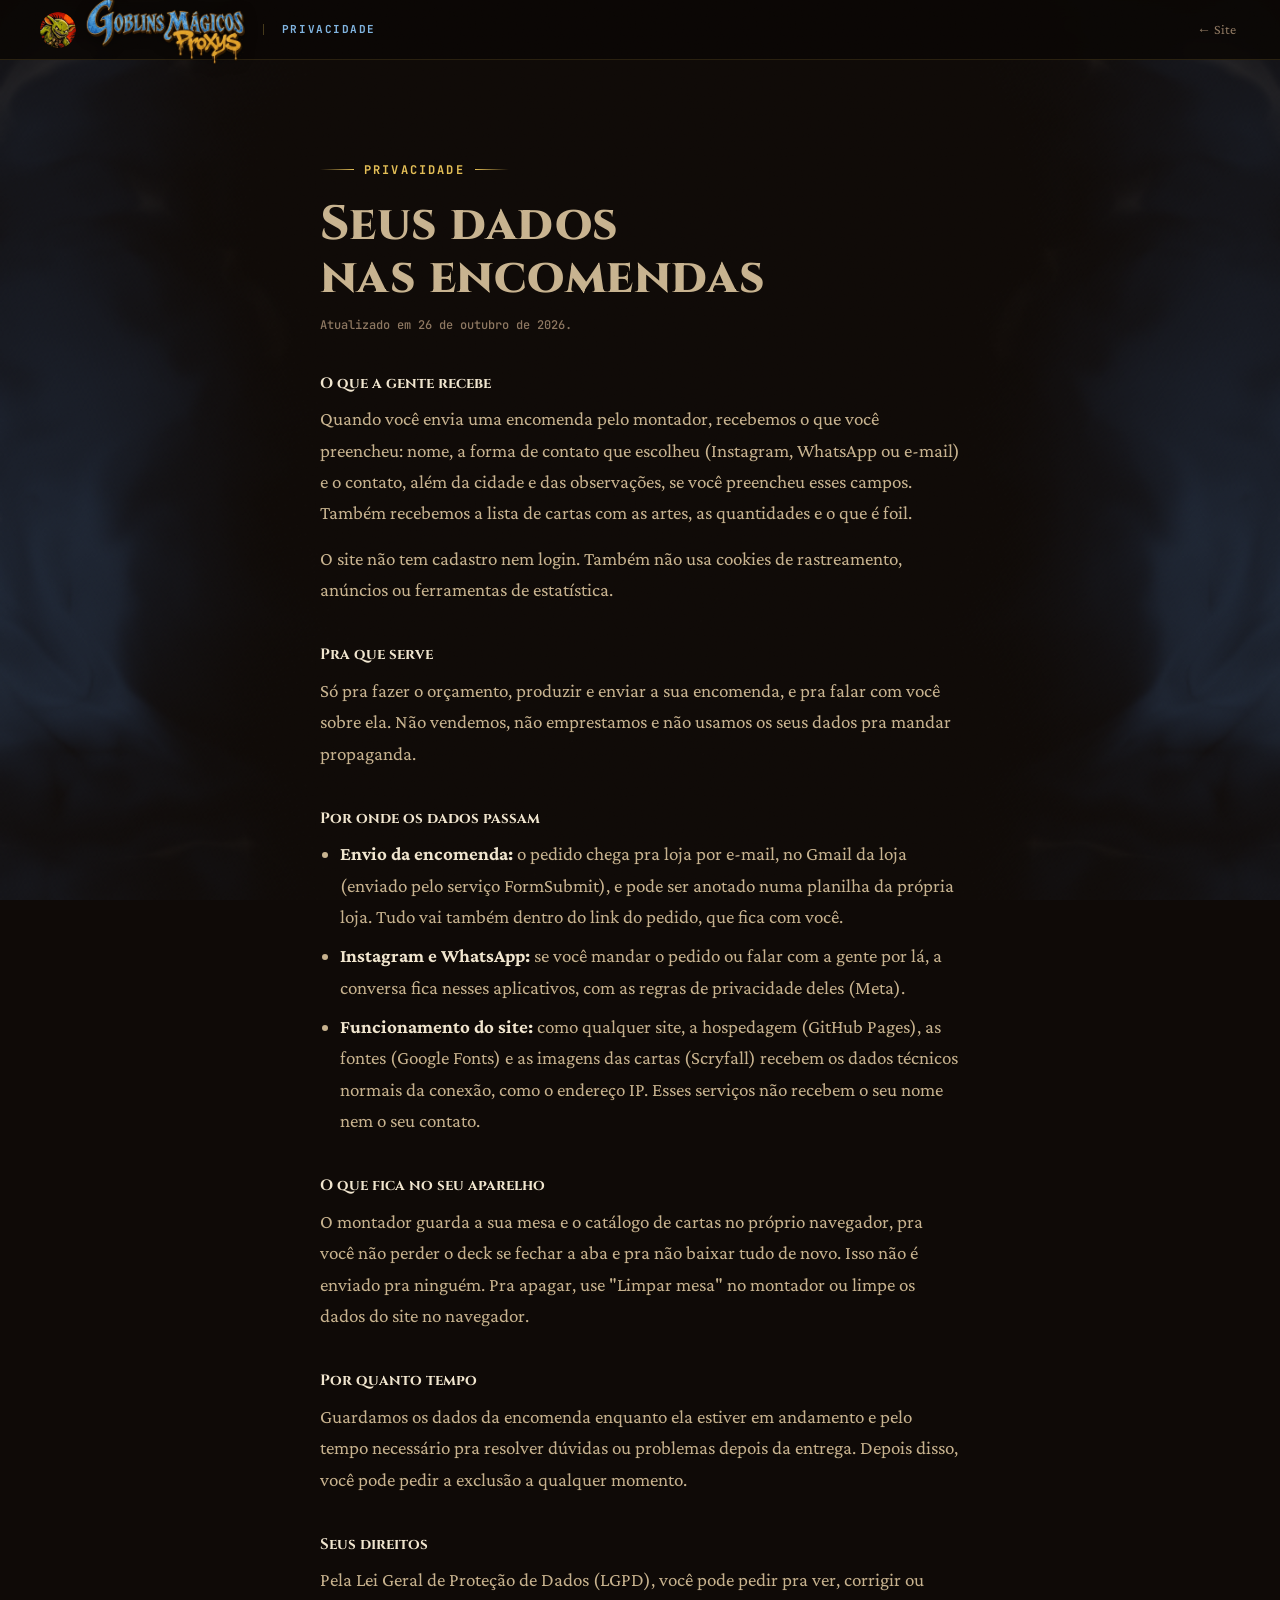
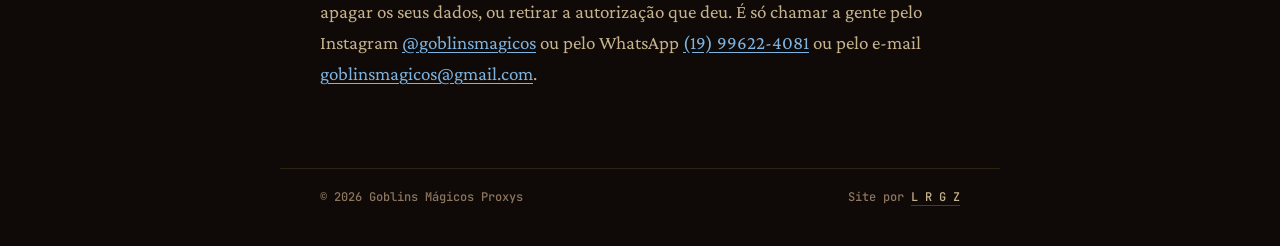
<file: privacidade.html>
<!doctype html>
<html lang="pt-BR">
<head>
  <meta charset="utf-8">
  <meta name="viewport" content="width=device-width, initial-scale=1, viewport-fit=cover">
  <title>Privacidade · Goblins Mágicos Proxys</title>
  <meta name="description" content="Quais dados o site da Goblins Mágicos Proxys recebe, pra que servem e como pedir a exclusão.">
  <meta name="theme-color" content="#0f0a07">
  <link rel="canonical" href="https://goblinsmagicos.com.br/privacidade">
  <link rel="icon" type="image/png" sizes="32x32" href="assets/img/favicon-32.png">
  <link rel="icon" type="image/png" sizes="64x64" href="assets/img/favicon-64.png">
  <link rel="apple-touch-icon" href="apple-touch-icon.png">
  <link rel="preconnect" href="https://fonts.googleapis.com">
  <link rel="preconnect" href="https://fonts.gstatic.com" crossorigin>
  <link href="https://fonts.googleapis.com/css2?family=Cinzel:wght@600;700;800;900&family=Crimson+Pro:ital,wght@0,400;0,500;0,600;0,700;1,400&family=JetBrains+Mono:wght@500;700&display=swap" rel="stylesheet">
  <link rel="stylesheet" href="assets/css/style.css?v=31">
  <link rel="stylesheet" href="assets/css/app.css?v=21">
</head>
<body class="app-body">
  <canvas class="fumaca-fundo" data-fumaca aria-hidden="true"></canvas>
  <header class="app-top">
    <a class="brand" href="./" aria-label="Voltar ao site">
      <img src="assets/img/logo-192.webp" width="36" height="36" alt="">
      <img class="brand__marca" src="assets/img/marca.webp?v=3" width="159" height="68" alt="Goblins Mágicos Proxys">
    </a>
    <span class="app-top__tit">Privacidade</span>
    <a class="linkbtn app-top__voltar" href="./">← Site</a>
  </header>

  <main class="doc">
    <p class="kicker">Privacidade</p>
    <h1 class="sec-title">Seus dados nas encomendas</h1>
    <p class="doc__data">Atualizado em 26 de outubro de 2026.</p>

    <h2>O que a gente recebe</h2>
    <p>Quando você envia uma encomenda pelo montador, recebemos o que você preencheu: nome, a forma de contato que escolheu (Instagram, WhatsApp ou e-mail) e o contato, além da cidade e das observações, se você preencheu esses campos. Também recebemos a lista de cartas com as artes, as quantidades e o que é foil.</p>
    <p>O site não tem cadastro nem login. Também não usa cookies de rastreamento, anúncios ou ferramentas de estatística.</p>

    <h2>Pra que serve</h2>
    <p>Só pra fazer o orçamento, produzir e enviar a sua encomenda, e pra falar com você sobre ela. Não vendemos, não emprestamos e não usamos os seus dados pra mandar propaganda.</p>

    <h2>Por onde os dados passam</h2>
    <ul>
      <li><strong>Envio da encomenda:</strong> o pedido chega pra loja por e-mail, no Gmail da loja (enviado pelo serviço FormSubmit), e pode ser anotado numa planilha da própria loja. Tudo vai também dentro do link do pedido, que fica com você.</li>
      <li><strong>Instagram e WhatsApp:</strong> se você mandar o pedido ou falar com a gente por lá, a conversa fica nesses aplicativos, com as regras de privacidade deles (Meta).</li>
      <li><strong>Funcionamento do site:</strong> como qualquer site, a hospedagem (GitHub Pages), as fontes (Google Fonts) e as imagens das cartas (Scryfall) recebem os dados técnicos normais da conexão, como o endereço IP. Esses serviços não recebem o seu nome nem o seu contato.</li>
    </ul>

    <h2>O que fica no seu aparelho</h2>
    <p>O montador guarda a sua mesa e o catálogo de cartas no próprio navegador, pra você não perder o deck se fechar a aba e pra não baixar tudo de novo. Isso não é enviado pra ninguém. Pra apagar, use "Limpar mesa" no montador ou limpe os dados do site no navegador.</p>

    <h2>Por quanto tempo</h2>
    <p>Guardamos os dados da encomenda enquanto ela estiver em andamento e pelo tempo necessário pra resolver dúvidas ou problemas depois da entrega. Depois disso, você pode pedir a exclusão a qualquer momento.</p>

    <h2>Seus direitos</h2>
    <p>Pela Lei Geral de Proteção de Dados (LGPD), você pode pedir pra ver, corrigir ou apagar os seus dados, ou retirar a autorização que deu. É só chamar a gente <span data-contatos>pelo Instagram</span>.</p>
  </main>

  <footer class="doc__pe">
    <span>© <span data-year></span> Goblins Mágicos Proxys</span>
    <span class="assinatura">Site por <a href="https://lrgz.com.br" target="_blank" rel="noopener" aria-label="LRGZ">L R G Z</a></span>
  </footer>

  <script src="assets/js/config.js?v=25"></script>
  <script>
    (function () {
      var m = (window.SITE && window.SITE.marca) || {};
      var ig = String(m.instagram || "").replace(/^@/, "").trim();
      var wa = String(m.whatsapp || "").replace(/\D/g, "");
      var el = document.querySelector("[data-contatos]");
      var partes = [];
      if (ig && ig.charAt(0) !== "[") partes.push('pelo Instagram <a href="https://ig.me/m/' + encodeURIComponent(ig) + '" target="_blank" rel="noopener">@' + ig + "</a>");
      if (wa) partes.push('pelo WhatsApp <a href="https://wa.me/' + wa + '" target="_blank" rel="noopener">(' + wa.slice(2, 4) + ") " + wa.slice(4, -4) + "-" + wa.slice(-4) + "</a>");
      if (m.email) partes.push('pelo e-mail <a href="mailto:' + m.email + '">' + m.email + "</a>");
      if (partes.length) el.innerHTML = partes.join(" ou ");
      document.querySelector("[data-year]").textContent = new Date().getFullYear();
    })();
  </script>
  <script src="assets/js/fumaca.js?v=3" defer></script>
</body>
</html>
</file>
<file: assets/css/style.css>
/* =====================================================================
   Goblins Mágicos Proxys — v1.0
   ===================================================================== */

:root {
  /* paleta da logo: azul de pedra das letras, ouro do "Proxys", ocre do contorno, marrom da sombra */
  --bg: #0f0a07;
  --bg-2: #160f0a;
  --surface: #21160e;
  --surface-2: #2f2014;
  --line: rgba(227, 189, 85, .14);
  --line-2: rgba(227, 189, 85, .28);
  --ink: #f1e6cf;
  --ink-2: #c7b28e;
  --ink-3: #8c7660;
  --terra: #b4602f;
  --amber: #e0a040;
  --blue: #7fb3e0;
  --blue-deep: #2c5aa0;
  --gold: #e3bd55;
  --ochre: #b08a3c;
  --gold-deep: #6e4c14;
  /* cartões: vidro escuro com fio de ouro em cima, deixa o líquido passar */
  --card: linear-gradient(90deg, transparent 8%, rgba(227, 189, 85, .42), transparent 92%) top / 100% 1px no-repeat,
          linear-gradient(180deg, rgba(42, 28, 18, .78), rgba(18, 12, 8, .82));
  --card-edge: 0 0 0 1px rgba(227, 189, 85, .15) inset, 0 30px 60px -40px #000;
  --card-edge-hi: 0 0 0 1px rgba(227, 189, 85, .42) inset, 0 34px 70px -34px #000, 0 0 50px -24px rgba(127, 179, 224, .4);

  --f-display: "Cinzel", "Trajan Pro", Georgia, serif;
  --f-body: "Crimson Pro", "Plantin", Georgia, serif;
  --f-mono: "JetBrains Mono", ui-monospace, monospace;

  --wrap: 1200px;
  --gutter: clamp(16px, 4vw, 40px);
  --r: 4px;
  --r-lg: 6px;
  --ease: cubic-bezier(.16, .84, .32, 1);
  --ease-out: cubic-bezier(.16, 1, .3, 1);
  --spring: cubic-bezier(.34, 1.56, .64, 1);
  --top-h: 76px;
  color-scheme: dark;
}

*, *::before, *::after { box-sizing: border-box; }
html { overflow-x: clip; -webkit-text-size-adjust: 100%; scroll-behavior: smooth; scroll-padding-top: calc(var(--top-h) + 12px); }
html { background: var(--bg); }
body { /* sem fundo próprio: o do html fica embaixo e a fumaça (z-index -1) aparece por cima dele */
  margin: 0;
  color: var(--ink);
  font: 400 19px/1.55 var(--f-body);
  -webkit-font-smoothing: antialiased;
  overflow-x: clip;
}
body::before { /* grão de papel */
  content: ""; position: fixed; inset: 0; z-index: 100; pointer-events: none; opacity: .07; mix-blend-mode: overlay;
  background-image: url("data:image/svg+xml,%3Csvg xmlns='http://www.w3.org/2000/svg' width='160' height='160'%3E%3Cfilter id='n'%3E%3CfeTurbulence type='fractalNoise' baseFrequency='.85' numOctaves='3' stitchTiles='stitch'/%3E%3C/filter%3E%3Crect width='100%25' height='100%25' filter='url(%23n)'/%3E%3C/svg%3E");
}
img { max-width: 100%; display: block; }

/* fumaça de fundo (assets/js/fumaca.js): fixa atrás de tudo */
.fumaca-fundo { position: fixed; inset: 0; z-index: -1; width: 100vw; height: 100lvh; pointer-events: none; opacity: 0; transition: opacity 3s var(--ease); }
.fumaca-fundo.is-on { opacity: 1; }
[hidden] { display: none !important; }
a { color: inherit; }
button { font: inherit; color: inherit; }
::selection { background: var(--gold); color: var(--bg); }
:focus-visible { outline: 2px solid var(--blue); outline-offset: 3px; border-radius: 6px; }

.wrap { width: min(100% - 2 * var(--gutter), var(--wrap)); margin-inline: auto; }
.skip { position: absolute; left: -999px; top: 8px; z-index: 200; background: var(--blue); color: var(--bg); padding: 8px 14px; border-radius: 2px; }
.skip:focus { left: 8px; }

/* marcação "a preencher" */
.is-todo { outline: 1.5px dashed rgba(224, 160, 64, .7); outline-offset: 3px; border-radius: 4px; }

/* ---------- Tipografia ---------- */
.eyebrow, .kicker {
  font: 700 12px/1 var(--f-mono); letter-spacing: .18em; text-transform: uppercase; color: var(--gold);
  display: inline-flex; align-items: center; gap: 10px; margin: 0 0 18px;
}
.eyebrow { padding: 8px 14px 8px 12px; border: 1px solid var(--line-2); border-radius: 0; background: rgba(10, 7, 5, .5); backdrop-filter: blur(6px); color: var(--ink-2); }
.kicker::before, .kicker::after { content: ""; width: 34px; height: 1px; background: linear-gradient(90deg, transparent, var(--gold)); }
.kicker::after { transform: scaleX(-1); }
.dot { width: 8px; height: 8px; border-radius: 50%; background: var(--blue); animation: pulse 2.4s infinite; }
@keyframes pulse { 70% { box-shadow: 0 0 0 10px rgba(127, 179, 224, 0); } 100% { box-shadow: 0 0 0 0 rgba(127, 179, 224, 0); } }

.sec-title, .hero__title, .final__title {
  font-family: var(--f-display); font-weight: 800; line-height: 1.12; letter-spacing: .01em; margin: 0;
  text-wrap: balance;
}
.sec-title { font-size: clamp(28px, 3.8vw, 50px); }
.sec-title em, .final__title em, .hero__title .ln--hl > span { font-style: normal; color: var(--blue); background: linear-gradient(180deg, #b9dbf3, #7fb3e0 45%, #3f73b8); -webkit-background-clip: text; background-clip: text; -webkit-text-fill-color: transparent; }
.sec-lead { color: var(--ink-2); max-width: 46ch; margin: 18px 0 0; font-size: 18px; }
.sec-head { margin-bottom: clamp(32px, 5vw, 56px); }
.sec-head--center { text-align: center; }
.sec-head--center .sec-lead { margin-inline: auto; }

/* ---------- Botões ---------- */
.btn {
  --bgc: var(--surface-2); --fg: var(--ink);
  display: inline-flex; align-items: center; justify-content: center; gap: 10px;
  min-height: 48px; padding: 0 22px; border-radius: 0; border: 0; cursor: pointer;
  background: var(--bgc); color: var(--fg); text-decoration: none;
  font: 700 15px/1 var(--f-body); letter-spacing: .01em; white-space: nowrap;
  transition: transform .35s var(--ease), box-shadow .35s var(--ease), background-color .3s var(--ease), color .3s var(--ease);
  -webkit-tap-highlight-color: transparent;
}
.btn svg { width: 20px; height: 20px; flex: none; }
.btn:hover { transform: translate(-2px, -2px); }
.btn:active { transform: translate(2px, 2px); transition-duration: .14s; }
.btn--sm { min-height: 40px; padding: 0 16px; font-size: 14px; }
.btn--lg { min-height: 56px; padding: 0 28px; font-size: 16px; }
.btn--block { width: 100%; }
.btn--ig { --bgc: linear-gradient(180deg, #f2d278, #dcae46 55%, #c4922e); --fg: #1d1107; position: relative; overflow: hidden; isolation: isolate;
  box-shadow: 0 0 0 1px var(--gold-deep) inset, 0 1px 0 rgba(255, 246, 214, .6) inset, 0 14px 30px -14px rgba(227, 189, 85, .7); }
.btn--ig::after { /* reflexo que passa no hover */
  content: ""; position: absolute; inset: 0; z-index: -1; background: linear-gradient(105deg, transparent 35%, rgba(255, 250, 225, .55) 50%, transparent 65%); transform: translateX(-120%); transition: transform .9s var(--ease-out); }
.btn--ig:hover { box-shadow: 0 0 0 1px var(--gold-deep) inset, 0 1px 0 rgba(255, 246, 214, .6) inset, 0 20px 40px -14px rgba(227, 189, 85, .85); }
.btn--ig:hover::after { transform: translateX(120%); }
.btn--ig:active { box-shadow: 0 0 0 1px var(--gold-deep) inset, 0 6px 14px -8px rgba(227, 189, 85, .7); }
.btn--ghost { --bgc: rgba(15, 10, 7, .35); box-shadow: 0 0 0 1px rgba(227, 189, 85, .45) inset; backdrop-filter: blur(6px); -webkit-backdrop-filter: blur(6px); }
.btn--ghost:hover { --bgc: rgba(227, 189, 85, .08); box-shadow: 0 0 0 1px var(--gold) inset; }
.btn--ghost svg { transition: transform .35s var(--ease); }
.btn--ghost:hover svg { transform: translateX(3px); }
.btn--wa { --bgc: #1f3a24; --fg: #d8f5c6; box-shadow: 0 0 0 1.5px rgba(120, 200, 110, .35) inset; }
.linkbtn { background: none; border: 0; padding: 8px 4px; cursor: pointer; color: var(--ink-3); font-size: 14px; text-decoration: underline; text-underline-offset: 3px; }
.linkbtn:hover { color: var(--ink); }

/* ---------- Topo ---------- */
.topbar { position: fixed; inset: 0 0 auto; z-index: 50; height: var(--top-h); transition: background-color .4s, box-shadow .4s, transform .4s var(--ease);
  background: linear-gradient(180deg, rgba(10, 7, 5, .82), rgba(10, 7, 5, .5)); backdrop-filter: blur(14px) saturate(1.3); -webkit-backdrop-filter: blur(14px) saturate(1.3); }
.topbar::after { /* fio de ouro com brilho no meio */
  content: ""; position: absolute; inset: auto 0 0; height: 1px; background: linear-gradient(90deg, transparent, rgba(227, 189, 85, .25) 20%, rgba(242, 210, 120, .8) 50%, rgba(227, 189, 85, .25) 80%, transparent); }
.topbar.is-solid { background: rgba(10, 7, 5, .9); box-shadow: 0 18px 40px -24px #000; }
.topbar__in { height: 100%; display: flex; align-items: center; gap: 24px; }
.brand { flex: none; display: flex; align-items: center; gap: 10px; text-decoration: none; margin-right: auto; }
.brand img:not(.brand__marca) { border-radius: 50%; }
.brand__marca { display: block; width: auto; height: 68px; filter: drop-shadow(0 2px 6px rgba(0, 0, 0, .5)); transition: transform .35s var(--ease); }
.brand:hover .brand__marca { transform: rotate(-1.5deg) scale(1.03); }
.nav { display: flex; gap: 2px; }
.nav a { position: relative; white-space: nowrap; text-decoration: none; font: 700 13px/1 var(--f-display); letter-spacing: .12em; text-transform: uppercase; color: var(--ink); padding: 12px; transition: color .3s; }
.nav a::after { content: ""; position: absolute; left: 12px; right: 12px; bottom: 4px; height: 1px; background: linear-gradient(90deg, transparent, var(--gold), transparent); transform: scaleX(0); transition: transform .45s var(--ease-out); }
.nav a::before { content: ""; position: absolute; left: 50%; bottom: 2px; width: 5px; height: 5px; translate: -50% 0; rotate: 45deg; background: var(--gold); opacity: 0; transition: opacity .3s; }
.nav a:hover { color: var(--gold); }
.nav a:hover::after, .nav a.is-active::after { transform: scaleX(1); }
.nav a.is-active { color: var(--gold); }
.nav a.is-active::before { opacity: 1; }
.menu-btn { display: none; width: 44px; height: 44px; border: 0; background: rgba(15, 10, 7, .5); box-shadow: 0 0 0 1px rgba(227, 189, 85, .45) inset; border-radius: 0; position: relative; cursor: pointer; }
.menu-btn span { position: absolute; left: 13px; right: 13px; height: 2px; background: var(--gold); border-radius: 2px; transition: transform .35s var(--ease), top .35s var(--ease); }
.menu-btn span:first-child { top: 18px; }
.menu-btn span:last-child { top: 25px; }
.menu-btn[aria-expanded="true"] span:first-child { top: 21px; transform: rotate(45deg); }
.menu-btn[aria-expanded="true"] span:last-child { top: 21px; transform: rotate(-45deg); }

.drawer { position: fixed; inset: 0; z-index: 45; background: rgba(10, 7, 5, .82); backdrop-filter: blur(18px) saturate(1.2); -webkit-backdrop-filter: blur(18px) saturate(1.2); padding: calc(var(--top-h) + 24px) var(--gutter) 32px; display: flex; flex-direction: column; justify-content: space-between; opacity: 0; transition: opacity .3s var(--ease); }
.drawer.is-open { opacity: 1; }
.drawer nav { display: flex; flex-direction: column; }
.drawer nav a { display: block; font: 700 clamp(24px, 7vw, 34px)/1.3 var(--f-display); letter-spacing: .01em; text-decoration: none; padding: 10px 0; border-bottom: 1px solid var(--line); opacity: 0; transform: translateY(16px); transition: opacity .4s var(--ease), transform .5s var(--ease-out), color .2s; transition-delay: calc(var(--i, 0) * 45ms + 60ms); }
.drawer nav a:hover { color: var(--gold); }
.drawer.is-open nav a { opacity: 1; transform: none; }

/* ---------- Hero ---------- */
.hero { position: relative; min-height: 100svh; display: flex; align-items: center; padding: calc(var(--top-h) + 32px) 0 72px; overflow: hidden; isolation: isolate; }
.hero__bg { position: absolute; inset: 0; z-index: -1; pointer-events: none;
  /* some antes da borda de baixo: o hero emenda na seção seguinte sem corte */
  -webkit-mask-image: linear-gradient(180deg, #000 50%, transparent); mask-image: linear-gradient(180deg, #000 50%, transparent);
  background:
    radial-gradient(55% 55% at 76% 46%, rgba(176, 138, 60, .2), transparent 70%),
    radial-gradient(26% 26% at 86% 18%, rgba(227, 189, 85, .22), transparent 70%),
    radial-gradient(45% 50% at 6% 62%, rgba(44, 90, 160, .2), transparent 70%);
}
.hero__grid { display: grid; grid-template-columns: 1.3fr 1fr; gap: clamp(24px, 4vw, 64px); align-items: center; }
.hero__title { font-size: clamp(32px, 3.9vw, 60px); }
.hero__title .ln { display: block; overflow: hidden; padding-bottom: .04em; }
.hero__title .ln > span { display: inline-block; transform: translateY(105%); animation: rise .95s var(--ease-out) forwards; animation-delay: calc(var(--i) * 110ms + 150ms); }
@keyframes rise { to { transform: none; } }
.hero__sub { color: var(--ink-2); font-size: clamp(17px, 1.6vw, 20px); max-width: 44ch; margin: 26px 0 0; }
.hero__ctas { display: flex; flex-wrap: wrap; gap: 12px; margin-top: 32px; }
.hero__proofs { list-style: none; padding: 0; margin: 34px 0 0; display: flex; flex-wrap: wrap; gap: 8px 22px; font: 500 13px/1.3 var(--f-mono); color: var(--ink-3); }
.hero__proofs li { display: flex; align-items: center; gap: 8px; }
.hero__proofs li::before { content: ""; width: 14px; height: 14px; flex: none; background: var(--blue); -webkit-mask: url("data:image/svg+xml,%3Csvg xmlns='http://www.w3.org/2000/svg' viewBox='0 0 24 24'%3E%3Cpath d='M4 12l5 5L20 6' fill='none' stroke='%23000' stroke-width='3' stroke-linecap='round' stroke-linejoin='round'/%3E%3C/svg%3E") center/contain no-repeat; mask: url("data:image/svg+xml,%3Csvg xmlns='http://www.w3.org/2000/svg' viewBox='0 0 24 24'%3E%3Cpath d='M4 12l5 5L20 6' fill='none' stroke='%23000' stroke-width='3' stroke-linecap='round' stroke-linejoin='round'/%3E%3C/svg%3E") center/contain no-repeat; }

.hero__stage { position: relative; aspect-ratio: 1; width: 100%; max-width: 560px; justify-self: center; }
.seal { position: absolute; inset: 14%; border-radius: 50%; opacity: 0; transform: scale(.85) rotate(-8deg); animation: pop 1.1s var(--ease-out) .25s forwards; }
.seal__logo { position: absolute; inset: 11%; width: 78%; height: 78%; border-radius: 50%; box-shadow: 0 0 0 5px var(--gold), 0 0 0 7px var(--gold-deep), 0 0 0 11px var(--bg), 0 0 90px -10px rgba(127, 179, 224, .35), 0 30px 80px -20px rgba(0, 0, 0, .7); }
/* easter egg: 3 cliques no goblin e ele vira o dono do salão por alguns segundos */
.seal__logo { cursor: default; -webkit-user-select: none; user-select: none; -webkit-tap-highlight-color: transparent; }
.seal__egg { opacity: 0; filter: sepia(.25) saturate(.9); transition: opacity 1.6s var(--ease); pointer-events: none; }
.seal--egg .seal__egg { opacity: 1; }
.seal__ring { position: absolute; inset: -4%; width: 108%; height: 108%; animation: spin 38s linear infinite; }
.seal__ring text { font: 800 13.5px var(--f-mono); letter-spacing: 3.2px; fill: var(--gold); opacity: .85; text-transform: uppercase; }
@keyframes spin { to { transform: rotate(360deg); } }
@keyframes pop { to { opacity: 1; transform: none; } }

.fan { position: absolute; inset: 0; pointer-events: none; }
.fan .tcg { position: absolute; width: 34%; pointer-events: auto; opacity: 0; animation: deal .9s var(--ease-out) forwards; animation-delay: calc(var(--i) * 140ms + .55s); }
.fan .tcg:nth-child(1) { left: -6%; bottom: 2%; --r0: -16deg; }
.fan .tcg:nth-child(2) { right: -4%; bottom: -2%; --r0: 12deg; }
.fan .tcg:nth-child(3) { right: 2%; top: -2%; --r0: 8deg; width: 26%; }
.fan .tcg { transform: rotate(var(--r0)); }
.fan .tcg .tilt { animation: bob 6s ease-in-out infinite; animation-delay: calc(var(--i) * -1.7s); }
@keyframes deal { from { opacity: 0; transform: translateY(40px) rotate(calc(var(--r0) * -1)) scale(.9); } to { opacity: 1; transform: rotate(var(--r0)); } }
@keyframes bob { 50% { translate: 0 -10px; } }

.scroll-hint { position: absolute; left: 50%; bottom: 22px; translate: -50% 0; width: 26px; height: 42px; border: 2px solid var(--line-2); border-radius: 0; }
.scroll-hint span { position: absolute; left: 50%; top: 8px; width: 4px; height: 8px; margin-left: -2px; background: var(--ink-2); border-radius: 2px; animation: wheel 1.8s var(--ease) infinite; }
@keyframes wheel { 0% { opacity: 0; transform: translateY(-4px); } 30% { opacity: 1; } 100% { opacity: 0; transform: translateY(12px); } }

/* ---------- Seções ---------- */
.section { padding: clamp(80px, 11vw, 140px) 0; position: relative; }
.section--alt { background: linear-gradient(180deg, transparent, rgba(22, 15, 10, .55) 18%, rgba(22, 15, 10, .55) 82%, transparent); }
.section + .section::before, .final::before { /* divisor: fio de ouro com losango */
  content: ""; position: absolute; top: 0; left: 50%; width: min(620px, 72%); height: 1px; translate: -50% 0;
  background: linear-gradient(90deg, transparent, rgba(227, 189, 85, .4), transparent); }
.section + .section::after, .final::after { content: ""; position: absolute; top: -4px; left: 50%; width: 8px; height: 8px; translate: -50% 0; rotate: 45deg; background: var(--bg); box-shadow: 0 0 0 1px var(--gold), 0 0 14px rgba(227, 189, 85, .5); }
.section--tight { padding: clamp(40px, 6vw, 72px) 0; overflow: hidden; }

/* ---------- Carta (componente) ---------- */
.tcg { --rx: 0deg; --ry: 0deg; --mx: 50%; --my: 50%; --o: 0; position: relative; aspect-ratio: 63 / 88; perspective: 900px; }
.tilt { position: absolute; inset: 0; transform: rotateX(var(--rx)) rotateY(var(--ry)); transform-style: preserve-3d; transition: transform .5s var(--ease-out); will-change: transform; }
.tcg.is-tracking .tilt { transition: transform .08s linear; }
.tcg__face { position: absolute; inset: 0; border-radius: 4.6% / 3.3%; overflow: hidden; background: #0b0908; box-shadow: 0 1px 0 rgba(255, 255, 255, .06) inset, 0 18px 40px -18px rgba(0, 0, 0, .9), 0 2px 6px rgba(0, 0, 0, .4); }
.tcg__face > img { width: 100%; height: 100%; object-fit: cover; }
.tcg__foil, .tcg__glare { position: absolute; inset: 0; border-radius: inherit; pointer-events: none; border-radius: 4.6% / 3.3%; }
.tcg__foil {
  opacity: calc(var(--o) * .75); mix-blend-mode: color-dodge; transition: opacity .4s;
  background:
    repeating-linear-gradient(115deg, #ff5a5a 0%, #ffd35a 7%, #6bff8f 14%, #5ad7ff 21%, #b36bff 28%, #ff5a5a 35%),
    radial-gradient(farthest-corner at var(--mx) var(--my), rgba(255, 255, 255, .7), transparent 60%);
  background-size: 260% 260%, 100% 100%;
  background-position: calc(var(--mx) * 1.2) calc(var(--my) * 1.2), 0 0;
  background-blend-mode: overlay;
  filter: saturate(1.2) contrast(1.1);
}
.tcg__glare { opacity: calc(var(--o) * .9); mix-blend-mode: overlay; transition: opacity .4s; background: radial-gradient(farthest-corner circle at var(--mx) var(--my), rgba(255, 255, 255, .75) 0%, rgba(255, 255, 255, .15) 30%, rgba(0, 0, 0, .35) 90%); }
.tcg:not(.is-foil) .tcg__foil { display: none; }

/* ---------- Foil: discreto, só pra reconhecer ---------- */
.tcg.is-foil .tcg__foil {
  opacity: calc(.42 + var(--o) * .15);
  mix-blend-mode: overlay; /* mais cor, sem clarear a carta */
  background: repeating-linear-gradient(125deg, hsl(330 95% 58%) 0%, hsl(30 100% 55%) 7%, hsl(58 100% 52%) 14%, hsl(140 85% 48%) 21%, hsl(192 100% 52%) 28%, hsl(255 95% 64%) 35%, hsl(330 95% 58%) 42%);
  background-size: 200% 200%;
  background-position: calc(var(--mx) * 1.5) calc(var(--my) * 1.5);
  filter: saturate(1.25);
}
.tcg.is-foil.is-idle .tcg__foil { animation: foilFlow 8s ease-in-out infinite alternate; }
@keyframes foilFlow { from { background-position: 0% 0%; } to { background-position: 100% 100%; } }
.tcg.is-foil .tcg__glare { opacity: calc(var(--o) * .6); }
.tcg.is-foil.is-idle .tcg__glare {
  opacity: .35;
  background: linear-gradient(105deg, transparent 42%, rgba(255, 255, 255, .55) 50%, transparent 58%);
  background-size: 260% 100%; animation: sweep 6s ease-in-out infinite;
}
@keyframes sweep { 0%, 55% { background-position: 160% 0; } 100% { background-position: -60% 0; } }
@property --o { syntax: "<number>"; inherits: true; initial-value: 0; }

/* carta de exemplo (placeholder) */
.ph { --f: #c9382a; --f2: #7a1b10; --sky: #3a1a12; --sun: #e0a040; position: absolute; inset: 0; padding: 5.2%; display: flex; flex-direction: column; gap: 2.2%; background: linear-gradient(160deg, var(--f), var(--f2)); container-type: inline-size; }
.ph::before { content: ""; position: absolute; inset: 2.4%; border-radius: 3.4% / 2.4%; border: 1px solid rgba(0, 0, 0, .45); pointer-events: none; }
.ph__bar { display: flex; align-items: center; justify-content: space-between; gap: 6px; padding: 2.6% 4%; border-radius: 99px / 60%; background: linear-gradient(180deg, #efe4cb, #cdbd9c); color: #1a120d; box-shadow: 0 1px 0 rgba(0, 0, 0, .4); font: 800 6.4cqi/1 var(--f-body); white-space: nowrap; overflow: hidden; }
.ph__bar span { overflow: hidden; text-overflow: ellipsis; }
.ph__bar i { display: flex; gap: 2px; flex: none; }
.ph__bar i::before, .ph__bar i::after { content: ""; width: 5cqi; height: 5cqi; border-radius: 50%; background: var(--f); box-shadow: 0 0 0 1px rgba(0, 0, 0, .4); }
.ph__art { position: relative; flex: 1 1 52%; border-radius: 1.5%; overflow: hidden; box-shadow: 0 0 0 1.5px rgba(0, 0, 0, .55);
  background:
    radial-gradient(22% 16% at var(--sx, 72%) 28%, var(--sun), transparent 72%),
    linear-gradient(180deg, var(--sky), #120b08 110%);
}
.ph__art img { position: absolute; width: 88%; left: 6%; bottom: -26%; border-radius: 50%; filter: saturate(.9) contrast(1.05); mix-blend-mode: luminosity; opacity: .85; transform: rotate(var(--artr, 0deg)); }
.ph__type { padding: 2.2% 4%; border-radius: 99px / 60%; background: linear-gradient(180deg, #efe4cb, #cdbd9c); height: 7.5%; display: flex; align-items: center; }
.ph__type::before { content: ""; height: 26%; width: 55%; border-radius: 2px; background: rgba(26, 18, 13, .6); }
.ph__text { flex: 0 0 26%; padding: 5% 6%; border-radius: 1.5%; background: #ece1c7; display: flex; flex-direction: column; gap: 9%; }
.ph__text i { display: block; height: 7%; border-radius: 2px; background: rgba(26, 18, 13, .28); }
.ph__text i:nth-child(2) { width: 88%; } .ph__text i:nth-child(3) { width: 94%; } .ph__text i:nth-child(4) { width: 58%; }
.ph__foot { display: flex; justify-content: space-between; font: 700 3.6cqi/1 var(--f-mono); color: rgba(255, 245, 230, .75); letter-spacing: .1em; }

/* ---------- Vitrine ---------- */
.chips { display: flex; gap: 8px; overflow-x: auto; scrollbar-width: none; padding: 4px var(--gutter) 4px; margin: 0 calc(var(--gutter) * -1) 28px; scroll-snap-type: x proximity; }
.chips::-webkit-scrollbar { display: none; }
.chip { flex: none; scroll-snap-align: start; min-height: 40px; padding: 0 16px; border-radius: 0; border: 0; cursor: pointer; background: var(--surface); color: var(--ink-2); font: 600 14px/1 var(--f-body); box-shadow: 0 0 0 1px var(--line) inset; transition: background-color .25s, color .25s, box-shadow .25s, transform .2s var(--ease); display: inline-flex; align-items: center; gap: 8px; }
.chip small { font: 700 11px/1 var(--f-mono); opacity: .6; }
.chip:hover { color: var(--ink); box-shadow: 0 0 0 1px var(--line-2) inset; }
.chip:active { transform: scale(.97); transition-duration: .14s; }
.chip[aria-pressed="true"] { background: var(--ink); color: var(--bg); box-shadow: none; }

.grid-cards { list-style: none; margin: 0; padding: 0; display: grid; grid-template-columns: repeat(auto-fill, minmax(min(200px, 42vw), 1fr)); gap: clamp(14px, 2.4vw, 28px); }
.grid-cards li { transition: opacity .35s var(--ease), transform .45s var(--ease-out), filter .35s; }
.grid-cards li.is-out, .js .grid-cards li.rv.is-out { opacity: 0; transform: scale(.92) translateY(10px); filter: blur(4px); pointer-events: none; }
.grid-cards li.is-gone { display: none; }
.card-btn { display: block; width: 100%; padding: 0; border: 0; background: none; cursor: zoom-in; text-align: left; -webkit-tap-highlight-color: transparent; }
.card-btn .tcg { transition: transform .45s var(--ease-out); }
.card-btn:hover .tcg { transform: translateY(-6px); }
.card-btn:focus-visible { outline: none; }
.card-btn:focus-visible .tcg__face { outline: 2px solid var(--blue); outline-offset: 4px; }
.card-meta { display: flex; justify-content: space-between; align-items: baseline; gap: 8px; margin-top: 12px; }
.card-meta b { font-weight: 600; font-size: 15px; line-height: 1.25; }
.card-meta span { font: 700 10px/1 var(--f-mono); letter-spacing: .1em; text-transform: uppercase; color: var(--blue); flex: none; }

/* ---------- Qualidade ---------- */
.quality { display: grid; grid-template-columns: 1.05fr 1fr; gap: clamp(40px, 6vw, 96px); align-items: center; }
.specs { list-style: none; padding: 0; margin: 0; display: grid; grid-template-columns: 1fr 1fr; gap: 14px; counter-reset: s; }
.spec { position: relative; border-radius: var(--r); background: var(--card); box-shadow: var(--card-edge); backdrop-filter: blur(8px); -webkit-backdrop-filter: blur(8px); overflow: hidden; transition: transform .35s var(--ease-out), box-shadow .35s; }
.spec:hover, .step:hover, .ponto:hover { transform: translateY(-4px); box-shadow: var(--card-edge-hi); }
.spec__img { aspect-ratio: 16 / 10; background: repeating-linear-gradient(135deg, rgba(243, 230, 200, .05) 0 10px, transparent 10px 20px), var(--surface-2); display: grid; place-items: center; font: 700 11px/1 var(--f-mono); letter-spacing: .12em; color: var(--ink-3); text-transform: uppercase; }
.spec__img img, .spec__img video { display: block; width: 100%; height: 100%; object-fit: cover; }
.spec__body { padding: 16px 18px 18px; }
.spec__body h3 { margin: 0 0 6px; font: 700 16px/1.2 var(--f-display); letter-spacing: .01em; display: flex; gap: 10px; align-items: baseline; }
.spec__body h3::before { counter-increment: s; content: "0" counter(s); font: 700 11px/1 var(--f-mono); color: var(--blue); }
.spec__body p { margin: 0; color: var(--ink-2); font-size: 15px; line-height: 1.5; }

.compare { --p: 50%; position: relative; margin: 0; aspect-ratio: 4 / 5; border-radius: var(--r-lg); overflow: hidden; background: radial-gradient(80% 60% at 50% 40%, #3a2617, #0f0a07); box-shadow: 0 0 0 1px var(--line) inset, 0 40px 80px -40px #000; touch-action: pan-y; user-select: none; }
.compare__side { position: absolute; inset: 0; display: grid; place-items: center; }
.compare__side > img { width: 100%; height: 100%; object-fit: cover; }
.compare__side .tcg { width: 58%; }
.compare__side--a { filter: saturate(.85); }
.compare__side--b { clip-path: inset(0 0 0 var(--p)); }
.compare__handle { position: absolute; top: 0; bottom: 0; left: var(--p); width: 2px; margin-left: -1px; background: var(--ink); pointer-events: none; }
.compare__handle span { position: absolute; top: 50%; left: 50%; width: 48px; height: 48px; translate: -50% -50%; border-radius: 0; background: var(--ink); box-shadow: 0 8px 24px rgba(0, 0, 0, .5); }
.compare__handle span::before, .compare__handle span::after { content: ""; position: absolute; top: 50%; width: 0; height: 0; border: 6px solid transparent; translate: 0 -50%; }
.compare__handle span::before { left: 8px; border-right-color: var(--bg); }
.compare__handle span::after { right: 8px; border-left-color: var(--bg); }
.compare__range { position: absolute; inset: 0; width: 100%; height: 100%; opacity: 0; cursor: ew-resize; margin: 0; }
.compare figcaption { position: absolute; inset: auto 16px 16px; display: flex; justify-content: space-between; pointer-events: none; }
.compare figcaption span { font: 700 11px/1 var(--f-mono); letter-spacing: .14em; text-transform: uppercase; padding: 8px 12px; border-radius: 0; background: rgba(10, 7, 5, .75); backdrop-filter: blur(6px); }
.compare figcaption span:last-child { background: var(--blue); color: var(--bg); }

/* ---------- Passos ---------- */
.steps { list-style: none; padding: 0; margin: 0; display: grid; grid-template-columns: repeat(4, 1fr); gap: 16px; position: relative; }
.step { position: relative; padding: 28px 24px 26px; border-radius: var(--r-lg); background: var(--card); box-shadow: var(--card-edge); backdrop-filter: blur(8px); -webkit-backdrop-filter: blur(8px); overflow: hidden; transition: transform .45s var(--ease-out), box-shadow .45s; }
.step::before { /* número só em contorno (assets/img/num/N.svg) */
  content: ""; display: block; width: 56px; height: 60px; margin-bottom: 26px; background: var(--num) left bottom / contain no-repeat; transition: filter .45s var(--ease); }
.step:hover::before { filter: drop-shadow(0 0 10px rgba(227, 189, 85, .55)); }
.step h3 { margin: 0 0 8px; font: 700 17px/1.2 var(--f-display); letter-spacing: .01em; }
.step p { margin: 0; color: var(--ink-2); font-size: 15px; line-height: 1.55; }
.step:not(:last-child)::after { content: ""; position: absolute; top: 58px; right: 18px; width: 30px; height: 2px; background: repeating-linear-gradient(90deg, var(--line-2) 0 4px, transparent 4px 8px); }

/* ---------- Onde retirar ---------- */
.pontos { list-style: none; padding: 0; margin: 0; display: grid; grid-template-columns: repeat(auto-fit, minmax(210px, 1fr)); gap: 16px; }
.ponto { position: relative; display: flex; flex-direction: column; gap: 8px; padding: 24px 22px 22px; border-radius: var(--r-lg); background: var(--card); box-shadow: var(--card-edge); backdrop-filter: blur(8px); -webkit-backdrop-filter: blur(8px); transition: transform .45s var(--ease-out), box-shadow .45s; }
.ponto__cidade { font: 700 11px/1.3 var(--f-mono); letter-spacing: .14em; text-transform: uppercase; color: var(--blue); }
.ponto h3 { margin: 0; font: 700 17px/1.2 var(--f-display); letter-spacing: .01em; }
.ponto p { margin: 0; color: var(--ink-2); font-size: 15px; line-height: 1.5; }
.ponto__selo { align-self: flex-start; padding: 4px 8px; border-radius: var(--r); box-shadow: 0 0 0 1px var(--line-2) inset; font: 600 11px/1 var(--f-mono); letter-spacing: .1em; text-transform: uppercase; color: var(--gold); }
.ponto__mapa { margin-top: auto; padding-top: 10px; font: 600 14px/1.2 var(--f-body); color: var(--ink); text-decoration: underline; text-underline-offset: 3px; text-decoration-color: var(--line-2); }
.ponto__mapa:hover { text-decoration-color: var(--blue); }

/* ---------- Preços ---------- */
.plans { display: grid; grid-template-columns: repeat(3, 1fr); max-width: 1040px; margin-inline: auto; gap: 16px; align-items: stretch; }
.plan { position: relative; display: flex; flex-direction: column; padding: 28px 24px 24px; border-radius: var(--r-lg); background: var(--card); box-shadow: var(--card-edge); backdrop-filter: blur(8px); -webkit-backdrop-filter: blur(8px); transition: transform .35s var(--ease-out), box-shadow .35s; }
.plan:hover { transform: translateY(-6px); box-shadow: var(--card-edge-hi); }
.plan h3 { margin: 0; font: 700 12px/1 var(--f-mono); letter-spacing: .14em; text-transform: uppercase; color: var(--ink-2); }
.plan__from { display: block; margin-top: 22px; font: 500 12px/1 var(--f-mono); color: var(--ink-3); }
.plan__price { display: flex; align-items: baseline; gap: 6px; margin: 22px 0 6px; white-space: nowrap; font-family: var(--f-display); font-weight: 800; letter-spacing: .01em; }
.plan__price small { font-size: 16px; color: var(--ink-2); font-weight: 700; }
.plan__price b { font-size: clamp(38px, 4vw, 48px); line-height: 1; letter-spacing: 0; }
.plan__unit { font: 500 13px/1 var(--f-mono); color: var(--ink-3); }
.plan p { color: var(--ink-2); font-size: 15px; margin: 18px 0 24px; flex: 1; }
.plan .btn { width: 100%; }
.plan--hl { background: linear-gradient(90deg, transparent 5%, rgba(242, 210, 120, .9), transparent 95%) top / 100% 1px no-repeat, radial-gradient(90% 60% at 50% 0%, rgba(227, 189, 85, .14), transparent 70%), linear-gradient(180deg, rgba(48, 32, 18, .88), rgba(20, 13, 8, .9)); box-shadow: 0 0 0 1.5px rgba(227, 189, 85, .65) inset, 0 0 60px -20px rgba(227, 189, 85, .35), 0 40px 80px -40px #000; }
.plan--hl:hover { box-shadow: 0 0 0 1.5px var(--gold) inset, 0 0 80px -20px rgba(227, 189, 85, .5), 0 40px 80px -40px #000; }
.plan--hl h3 { color: var(--gold); }
.plan__carta, .step__carta { position: absolute; z-index: 1; pointer-events: none; }
.plan__carta { top: -34px; right: 22px; width: 58px; transform: rotate(8deg); transition: transform .5s var(--ease); }
.plan:has(.plan__carta) .plan__badge { right: auto; left: 18px; }
.plan:hover .plan__carta { transform: rotate(3deg) translateY(-4px); }
.step__carta { top: 22px; right: 20px; width: 58px; transform: rotate(-6deg); transition: transform .5s var(--ease); }
.step:hover .step__carta { transform: rotate(-2deg) translateY(-4px); }
.step--carta::after { display: none; }
.plan__carta .tcg__face, .step__carta .tcg__face { box-shadow: 0 10px 22px -10px #000; }
.plan__badge { position: absolute; top: -11px; right: 18px; padding: 6px 10px; border-radius: 0; background: linear-gradient(180deg, #f2d278, #d6a640); color: #1d1107; font: 700 11px/1 var(--f-mono); letter-spacing: .1em; text-transform: uppercase; }

/* ---------- Montador ---------- */
.section--forge { background:
  radial-gradient(40% 35% at 100% 40%, rgba(176, 138, 60, .14), transparent 70%),
  radial-gradient(35% 35% at 0% 55%, rgba(44, 90, 160, .16), transparent 70%); }
.forge { display: grid; grid-template-columns: .9fr 1.1fr; gap: clamp(32px, 6vw, 88px); align-items: start; }
.forge__panel > *, .field-row > *, .forge > *, .faq > *, .quality > *, .hero__grid > * { min-width: 0; }
.forge .sec-head { position: sticky; top: calc(var(--top-h) + 32px); }
.forge__tips { list-style: none; padding: 0; margin: 24px 0 0; display: grid; gap: 8px; }
.forge__tips li { color: var(--ink-3); font-size: 14px; }
.forge__tips code { font: 500 14px/1 var(--f-mono); color: var(--ink); background: var(--surface); padding: 6px 10px; border-radius: 2px; box-shadow: 0 0 0 1px var(--line) inset; }
.forge__panel { padding: clamp(20px, 3vw, 32px); border-radius: var(--r-lg); background: var(--card); backdrop-filter: blur(10px); -webkit-backdrop-filter: blur(10px); box-shadow: 0 0 0 1px rgba(227, 189, 85, .3) inset, 0 50px 100px -50px #000; display: grid; gap: 18px; }
.field { display: grid; gap: 8px; min-width: 0; }
.field__lbl { font: 700 11px/1 var(--f-mono); letter-spacing: .14em; text-transform: uppercase; color: var(--ink-2); }
.field__lbl i { font-style: normal; color: var(--ink-3); text-transform: none; letter-spacing: 0; }
.field-row { display: grid; grid-template-columns: auto 1fr; gap: 16px; }
textarea, input[type="text"] { width: 100%; border: 0; border-radius: 2px; background: #0f0a07; color: var(--ink); font: 500 16px/1.55 var(--f-body); padding: 14px 16px; box-shadow: 0 0 0 1px var(--line-2) inset; transition: box-shadow .2s; }
textarea { font-family: var(--f-mono); font-size: 16px; resize: vertical; min-height: 220px; }
textarea::placeholder, input::placeholder { color: var(--ink-3); }
textarea:focus, input[type="text"]:focus { outline: none; box-shadow: 0 0 0 2px var(--blue) inset; }
.seg { display: inline-flex; padding: 4px; border-radius: 2px; background: #0f0a07; box-shadow: 0 0 0 1px var(--line-2) inset; }
.seg label { position: relative; }
.seg input { position: absolute; opacity: 0; inset: 0; margin: 0; cursor: pointer; }
.seg span { display: block; padding: 11px 14px; border-radius: 2px; font-weight: 600; font-size: 14px; color: var(--ink-2); transition: background-color .3s var(--ease), color .3s var(--ease); }
.seg input:checked + span { background: var(--ink); color: var(--bg); }
.seg input:focus-visible + span { outline: 2px solid var(--blue); outline-offset: 2px; }
.tally { display: grid; grid-template-columns: 1fr 1fr 1.4fr; border-radius: 2px; overflow: hidden; box-shadow: 0 0 0 1px var(--line) inset; }
.tally > div { padding: 14px 16px; display: grid; gap: 4px; }
.tally > div + div { border-left: 1px solid var(--line); }
.tally b { font: 700 26px/1 var(--f-display); letter-spacing: .01em; font-variant-numeric: tabular-nums; }
.tally span { font: 500 11px/1.2 var(--f-mono); color: var(--ink-3); text-transform: uppercase; letter-spacing: .1em; }
.tally__price { background: rgba(108, 196, 232, .08); }
.tally__price b { color: var(--blue); }
.tally b.bump { animation: bump .35s var(--spring); }
@keyframes bump { 40% { transform: scale(1.15); } }
.forge__actions { display: grid; gap: 10px; }
.forge__actions .linkbtn { justify-self: center; }
.btn--block { white-space: normal; text-align: center; line-height: 1.2; }
.forge__note { margin: 0; font-size: 13px; color: var(--ink-3); text-align: center; }
.forge__note b { color: var(--ink-2); }

/* ---------- Feedbacks ---------- */
.fb { display: grid; grid-template-columns: .85fr 1.15fr; gap: clamp(32px, 6vw, 88px); align-items: center; }
.fb > * { min-width: 0; }
.fb .sec-head .btn { margin-top: 28px; }
.fb__lista { display: grid; gap: 20px; }
.fb-card { position: relative; margin: 0; padding: clamp(18px, 3vw, 28px); border-radius: var(--r-lg); background: var(--card); box-shadow: var(--card-edge); backdrop-filter: blur(10px); -webkit-backdrop-filter: blur(10px); transition: transform .5s var(--ease-out), box-shadow .5s; }
.fb-card:hover { transform: translateY(-4px); box-shadow: var(--card-edge-hi); }
.fb-card__topo { display: flex; align-items: center; gap: 12px; padding-bottom: 16px; margin-bottom: 18px; border-bottom: 1px solid var(--line); }
.fb-card__topo img { width: 40px; height: 40px; border-radius: 50%; box-shadow: 0 0 0 2px var(--gold-deep); }
.fb-card__topo b { display: block; font: 700 15px/1.2 var(--f-display); letter-spacing: .04em; }
.fb-card__topo span { font: 500 11px/1.2 var(--f-mono); letter-spacing: .1em; text-transform: uppercase; color: var(--ink-3); }
.fb-chat { display: grid; gap: 10px; }
.bolha { position: relative; justify-self: start; max-width: 86%; margin: 0; padding: 12px 16px 10px; background: rgba(8, 5, 4, .55); box-shadow: 0 0 0 1px rgba(241, 230, 207, .1) inset; font-size: clamp(18px, 1.8vw, 21px); line-height: 1.35; }
.bolha time { display: block; margin-top: 6px; text-align: right; font: 500 11px/1 var(--f-mono); color: var(--ink-3); }
.bolha--img { padding: 6px; }
.bolha--img img { width: 260px; max-width: 100%; height: auto; }
.bolha--loja { justify-self: end; background: linear-gradient(180deg, rgba(227, 189, 85, .2), rgba(176, 138, 60, .12)); box-shadow: 0 0 0 1px rgba(227, 189, 85, .4) inset; }
.js .fb-chat .bolha { opacity: 0; translate: 0 14px; transition: opacity .6s var(--ease-out), translate .7s var(--ease-out); transition-delay: calc(var(--i) * 260ms + 150ms); }
.js .fb-card.is-in .bolha { opacity: 1; translate: 0 0; }

/* ---------- FAQ ---------- */
.faq { display: grid; grid-template-columns: .8fr 1.2fr; gap: clamp(32px, 6vw, 88px); align-items: start; }
.faq .sec-head .btn { margin: 28px 10px 0 0; }
.acc { border-top: 1px solid var(--line); }
.acc__item { border-bottom: 1px solid var(--line); transition: background-color .3s; }
.acc__item:has([aria-expanded="true"]) { background: linear-gradient(90deg, rgba(227, 189, 85, .06), transparent 70%); }
.acc__q { width: 100%; display: flex; justify-content: space-between; align-items: center; gap: 16px; padding: 22px 0; background: none; border: 0; cursor: pointer; text-align: left; font: 700 clamp(17px, 1.8vw, 20px)/1.3 var(--f-body); }
.acc__q i { position: relative; width: 32px; height: 32px; flex: none; border-radius: 0; color: var(--gold); box-shadow: 0 0 0 1px rgba(227, 189, 85, .45) inset; transition: background-color .3s, transform .4s var(--ease-out); }
.acc__q i::before, .acc__q i::after { content: ""; position: absolute; left: 50%; top: 50%; width: 12px; height: 2px; margin: -1px 0 0 -6px; background: currentColor; border-radius: 2px; transition: transform .4s var(--ease-out); }
.acc__q i::after { transform: rotate(90deg); }
.acc__q[aria-expanded="true"] i { background: var(--gold); color: var(--bg); }
.acc__q[aria-expanded="true"] i::after { transform: rotate(0); }
.acc__a { display: grid; grid-template-rows: 0fr; transition: grid-template-rows .45s var(--ease-out); }
.acc__a > div { overflow: hidden; }
.acc__a p { margin: 0; padding: 0 48px 24px 0; color: var(--ink-2); }
.acc__q[aria-expanded="true"] + .acc__a { grid-template-rows: 1fr; }

/* ---------- CTA final / rodapé ---------- */
.final { padding: clamp(80px, 12vw, 160px) 0; text-align: center; position: relative; overflow: hidden; background: radial-gradient(50% 70% at 50% 100%, rgba(176, 138, 60, .24), transparent 70%), radial-gradient(40% 50% at 50% 20%, rgba(44, 90, 160, .14), transparent 70%); }
.final__in { display: grid; justify-items: center; gap: 28px; }
.final__ctas { display: flex; flex-wrap: wrap; justify-content: center; gap: 14px; }
.final__logo { border-radius: 50%; animation: bob 5s ease-in-out infinite; }
.final__title { font-size: clamp(34px, 6vw, 84px); }
.foot { position: relative; border-top: 1px solid var(--line); padding: 48px 0 calc(40px + env(safe-area-inset-bottom)); background: linear-gradient(180deg, rgba(8, 5, 4, .6), rgba(8, 5, 4, .92)); backdrop-filter: blur(6px); -webkit-backdrop-filter: blur(6px); }
.foot__in { display: grid; grid-template-columns: auto 1fr; gap: 20px 40px; align-items: center; }
.foot__brand { display: flex; align-items: center; gap: 16px; }
.foot__brand img:not(.foot__marca) { border-radius: 50%; }
.foot__brand > div { display: grid; gap: 8px; }
.foot__marca { display: block; width: auto; height: 90px; }
.foot__cidade { color: var(--ink-3); font-size: 14px; }
.foot__legal { margin: 0; color: var(--ink-3); font-size: 13px; max-width: 60ch; justify-self: end; text-align: right; }
.foot__meta .assinatura { white-space: nowrap; }
.foot__meta a { color: var(--ink-2); text-decoration: none; border-bottom: 1px solid var(--line-2); padding: 10px 0 2px; transition: color .2s, border-color .2s; }
.foot__meta a:hover { color: var(--blue); border-bottom-color: var(--blue); }
.foot__meta { grid-column: 1 / -1; display: flex; flex-wrap: wrap; justify-content: space-between; gap: 16px; font: 500 12px/1.4 var(--f-mono); color: var(--ink-3); padding-top: 20px; border-top: 1px solid var(--line); }

/* ---------- Barra fixa mobile ---------- */
.dock { display: none; }

/* ---------- Visualizador ---------- */
.viewer { width: min(920px, 100% - 32px); max-height: calc(100svh - 32px); padding: clamp(20px, 4vw, 48px); border: 0; border-radius: var(--r-lg); background: var(--bg-2); color: var(--ink); box-shadow: 0 0 0 1px var(--line-2), 0 60px 120px -30px #000; overflow: auto; display: grid; grid-template-columns: minmax(0, 1fr) minmax(0, 1fr); gap: clamp(20px, 4vw, 48px); align-items: center; }
.viewer:not([open]) { display: none; }
.viewer[open] { animation: vin .45s var(--ease-out); }
.viewer::backdrop { background: rgba(8, 6, 5, .8); backdrop-filter: blur(8px); animation: fade .3s; }
@keyframes vin { from { opacity: 0; transform: translateY(24px) scale(.97); } }
@keyframes fade { from { opacity: 0; } }
.viewer__card .tcg { width: 100%; max-width: 380px; margin-inline: auto; }
.viewer__info h3 { margin: 0 0 14px; font: 700 clamp(22px, 2.8vw, 30px)/1.1 var(--f-display); letter-spacing: .01em; }
.viewer__tags { list-style: none; padding: 0; margin: 0 0 28px; display: flex; flex-wrap: wrap; gap: 6px; }
.viewer__tags li { font: 700 11px/1 var(--f-mono); letter-spacing: .1em; text-transform: uppercase; padding: 7px 10px; border-radius: 0; box-shadow: 0 0 0 1px var(--line-2) inset; color: var(--ink-2); }
.viewer__nav { display: flex; justify-content: space-between; margin-top: 12px; }
.viewer__close { position: absolute; top: 12px; right: 12px; width: 44px; height: 44px; display: grid; place-items: center; border: 0; border-radius: 0; background: var(--surface); cursor: pointer; transition: transform .3s var(--ease-out), background-color .2s; }
.viewer__close:hover { transform: rotate(90deg); background: var(--surface-2); }
.viewer__close svg { width: 20px; height: 20px; }

/* ---------- Toast ---------- */
.toast { position: fixed; left: 50%; bottom: calc(24px + env(safe-area-inset-bottom)); z-index: 90; translate: -50% 0; padding: 14px 20px; border-radius: 0; background: var(--ink); color: var(--bg); font-weight: 700; font-size: 15px; box-shadow: 0 20px 40px -10px rgba(0, 0, 0, .7); opacity: 0; transform: translateY(20px) scale(.95); pointer-events: none; transition: opacity .3s var(--ease), transform .45s var(--spring); max-width: calc(100vw - 32px); text-align: center; }
.toast.is-on { opacity: 1; transform: none; }

/* ---------- Revelar ao rolar ---------- */
.js [data-reveal] { opacity: 0; transform: translateY(28px); transition: opacity .9s var(--ease-out), transform 1s var(--ease-out); transition-delay: var(--d, 0s); }
.js [data-reveal].is-in { opacity: 1; transform: none; }
.js .rv { opacity: 0; translate: 0 30px; transition: opacity .8s var(--ease-out), translate .9s var(--ease-out), transform .4s var(--ease-out), box-shadow .35s, filter .35s; transition-delay: calc(var(--i, 0) * 70ms), calc(var(--i, 0) * 70ms), 0s, 0s, 0s; }
.js .rv.is-in { opacity: 1; translate: 0 0; }

/* =====================================================================
   Responsivo
   ===================================================================== */
@media (max-width: 1140px) {
  .nav { display: none; }
  .menu-btn { display: block; }
  .steps { grid-template-columns: 1fr 1fr; }
  .step:nth-child(2)::after { display: none; }
}

@media (max-width: 860px) {
  :root { --top-h: 62px; }
  body { font-size: 16px; }
  .topbar .btn--ig { display: none; }
  .hero { min-height: auto; padding-top: calc(var(--top-h) + 20px); padding-bottom: 64px; }
  .hero__grid { grid-template-columns: 1fr; }
  .hero__stage { order: -1; max-width: 360px; width: 86%; margin-bottom: 8px; }
  .scroll-hint { display: none; }
  .quality, .forge, .faq, .fb { grid-template-columns: 1fr; }
  .plans { grid-template-columns: 1fr; max-width: 480px; }
  .plan--hl { order: -1; }
  .forge .sec-head { position: static; }
  .compare { max-width: 480px; width: 100%; margin-inline: auto; }
  .viewer { grid-template-columns: 1fr; padding-top: 56px; }
  .viewer__card .tcg { max-width: min(280px, calc((100svh - 300px) * .716)); min-width: 150px; }
  .foot__in { grid-template-columns: 1fr; }
  .foot__legal { justify-self: start; text-align: left; }
  .dock { display: grid; grid-template-columns: 1fr 1fr; gap: 10px; position: fixed; inset: auto 0 0; z-index: 40; padding: 10px 16px calc(10px + env(safe-area-inset-bottom)); background: rgba(10, 7, 5, .88); backdrop-filter: blur(14px); -webkit-backdrop-filter: blur(14px); border-top: 1px solid var(--line); transform: translateY(110%); transition: transform .45s var(--ease-out); }
  .dock.is-on { transform: none; }
  .dock .btn { min-height: 48px; padding: 0 12px; }
  .foot { padding-bottom: calc(100px + env(safe-area-inset-bottom)); }
  .toast { bottom: calc(92px + env(safe-area-inset-bottom)); }
}

@media (max-width: 560px) {
  .brand { gap: 8px; }
  .brand img:not(.brand__marca) { width: 34px; height: 34px; }
  .brand__marca { height: 46px; }
  .steps, .plans, .specs { grid-template-columns: 1fr; }
  .step { display: grid; grid-template-columns: auto 1fr; column-gap: 18px; padding: 22px 20px; }
  .step::before { grid-row: span 2; width: 42px; height: 46px; margin: 2px 0 0; }
  .step__carta { width: 44px; top: 16px; right: 14px; }
  .step--carta h3, .step--carta p { padding-right: 52px; }
  .step::after { display: none; }
  .field-row { grid-template-columns: 1fr; }
  .seg { display: flex; }
  .seg label { flex: 1; text-align: center; }
  .tally { grid-template-columns: 1fr 1fr; }
  .tally__price { grid-column: 1 / -1; border-left: 0 !important; border-top: 1px solid var(--line); }
  .hero__ctas .btn { width: 100%; }
  .eyebrow { font-size: 10.5px; letter-spacing: .08em; padding: 8px 10px; }
  .card-meta { flex-direction: column; gap: 4px; }
  .acc__a p { padding-right: 0; }
}

@media (hover: none) {
  .card-btn:hover .tcg, .btn:hover, .plan:hover, .spec:hover, .step:hover, .ponto:hover, .fb-card:hover { transform: none; }
  .plan:not(.plan--hl):hover, .spec:hover, .step:hover, .ponto:hover, .fb-card:hover { box-shadow: var(--card-edge); }
  .btn--ig:hover::after { transform: translateX(-120%); }
  .btn:active { transform: scale(.98); }
  .card-btn:active .tcg { transform: scale(.97); transition-duration: .18s; }
}

@media (prefers-reduced-motion: reduce) {
  html { scroll-behavior: auto; }
  *, *::before, *::after { animation-duration: .001ms !important; animation-iteration-count: 1 !important; transition-duration: .001ms !important; }
}
</file>
<file: assets/css/app.css>
/* =====================================================================
   Goblins Mágicos Proxys: montador de deck e painel do pedido
   Usa os tokens e componentes de style.css
   ===================================================================== */

.app-body { min-height: 100svh; }
.sr { position: absolute; width: 1px; height: 1px; overflow: hidden; clip: rect(0 0 0 0); white-space: nowrap; }
.hp { position: absolute; left: -9999px; width: 1px; height: 1px; overflow: hidden; }
body.trava { overflow: hidden; }

/* ---------- Topo ---------- */
.app-top { position: sticky; top: 0; z-index: 30; height: 60px; display: flex; align-items: center; gap: 18px; padding: 0 var(--gutter); background: rgba(10, 7, 5, .92); backdrop-filter: blur(12px); -webkit-backdrop-filter: blur(12px); border-bottom: 1px solid var(--line); }
.app-top .brand { margin-right: 0; }
.app-top .brand img:not(.brand__marca) { width: 36px; height: 36px; }
.app-top__tit { font: 700 11px/1 var(--f-mono); letter-spacing: .14em; text-transform: uppercase; color: var(--blue); padding-left: 18px; border-left: 1px solid var(--line-2); }
.app-top__voltar { margin-left: auto; text-decoration: none; white-space: nowrap; flex: none; }

/* ---------- Loader ---------- */
.loader { position: fixed; inset: 0; z-index: 60; display: grid; place-items: center; padding: 24px; background: var(--bg); transition: opacity .45s var(--ease), visibility .45s; }
.loader.is-out { opacity: 0; visibility: hidden; }
.loader__box { width: min(380px, 100%); display: grid; justify-items: center; gap: 14px; text-align: center; }
.loader__box img { border-radius: 50%; box-shadow: 0 0 0 3px var(--ink); animation: bob 3s ease-in-out infinite; }
.loader__tit { margin: 6px 0 0; font: 700 18px/1.25 var(--f-display); letter-spacing: .01em; }
.loader__bar { width: 100%; height: 6px; background: var(--surface-2); overflow: hidden; }
.loader__bar span { display: block; height: 100%; width: 0; background: var(--blue); transition: width .25s var(--ease); }
.loader__sub { margin: 0; font: 500 12px/1.4 var(--f-mono); color: var(--ink-3); }
.loader__erro { display: grid; gap: 12px; justify-items: center; color: var(--ink-2); font-size: 15px; }
.loader__erro p { margin: 0; }

/* ---------- Layout ---------- */
.app { display: grid; grid-template-columns: minmax(300px, 360px) minmax(0, 1fr); align-items: start; min-height: calc(100svh - 60px); }
.lado { position: sticky; top: 60px; max-height: calc(100svh - 60px); overflow: auto; padding: 22px var(--gutter) 28px; border-right: 1px solid var(--line); background: var(--bg-2); display: grid; gap: 22px; align-content: start; scrollbar-width: thin; }
.bloco { display: grid; gap: 12px; }
.bloco__tit { margin: 0; display: flex; align-items: center; gap: 10px; font: 700 15px/1.2 var(--f-display); letter-spacing: .01em; }
.bloco__tit span { width: 24px; height: 24px; display: grid; place-items: center; background: var(--blue); color: var(--bg); font: 700 12px/1 var(--f-mono); }
.lado textarea { min-height: 150px; font-size: 16px; }
.dica { font-size: 13px; color: var(--ink-3); }
.dica summary { cursor: pointer; color: var(--ink-2); text-decoration: underline; text-underline-offset: 3px; }
.dica p { margin: 8px 0 0; line-height: 1.55; }
.dica code { font: 500 12px var(--f-mono); color: var(--ink); }
.bloco--resumo { padding-top: 18px; border-top: 1px solid var(--line); }
.tally--4 { grid-template-columns: repeat(3, 1fr); }
.tally--4 .tally__price { grid-column: 1 / -1; border-left: 0 !important; border-top: 1px solid var(--line); }
.aviso-faltando { margin: 0; padding: 10px 12px; font-size: 13px; color: #ffcf9e; background: rgba(224, 160, 64, .1); box-shadow: inset 2px 0 0 var(--amber); }

/* ---------- Busca ---------- */
.busca { position: relative; }
.busca input { width: 100%; border: 0; border-radius: 2px; background: #0f0a07; color: var(--ink); font: 500 16px/1.4 var(--f-body); padding: 13px 14px; box-shadow: 0 0 0 1px var(--line-2) inset; }
.busca input:focus { outline: none; box-shadow: 0 0 0 2px var(--blue) inset; }
.busca__lista { position: absolute; z-index: 10; left: 0; right: 0; top: calc(100% + 4px); margin: 0; padding: 4px; list-style: none; background: var(--surface-2); box-shadow: 0 0 0 1px var(--line-2), 0 20px 40px -12px #000; max-height: 320px; overflow: auto; }
.busca__lista li { padding: 10px 12px; cursor: pointer; font-size: 15px; transition: background-color .2s var(--ease); }
.busca__lista li[aria-selected="true"], .busca__lista li:hover { background: rgba(108, 196, 232, .16); }

/* ---------- Mesa ---------- */
.mesa { padding: 22px var(--gutter) 120px; min-width: 0; }
.mesa__topo { display: flex; align-items: flex-start; justify-content: space-between; gap: 18px 24px; margin-bottom: 20px; padding-bottom: 18px; border-bottom: 1px solid var(--line); }
.mesa__txt { max-width: 62ch; }
.mesa__tit { margin: 0 0 6px; font: 700 clamp(20px, 2.2vw, 26px)/1.15 var(--f-display); letter-spacing: .01em; }
.mesa__tit span { font: 600 13px/1 var(--f-mono); letter-spacing: 0; color: var(--blue); vertical-align: middle; }
.mesa__txt p { margin: 0; font-size: 15px; line-height: 1.55; color: var(--ink-2); }
.btn--limpar { flex: none; --bgc: transparent; --fg: #ffb4a3; box-shadow: 0 0 0 1.5px rgba(180, 96, 47, .55) inset; }
.btn--limpar svg { width: 18px; height: 18px; transition: transform .35s var(--ease); }
.btn--limpar:hover { --bgc: rgba(180, 96, 47, .12); --fg: #fff5e6; box-shadow: 0 0 0 1.5px var(--terra) inset, 4px 4px 0 #000; }
.btn--limpar:hover svg { transform: rotate(-12deg); }
.btn--limpar.is-armado { --bgc: var(--terra); --fg: #fff5e6; box-shadow: 4px 4px 0 #000; animation: armar .35s var(--ease); }
@keyframes armar { 30% { transform: translateX(-3px); } 60% { transform: translateX(3px); } }
.toast { display: flex; align-items: center; gap: 12px; pointer-events: none; }
.toast.is-on { pointer-events: auto; }
.toast__acao { border: 0; padding: 6px 10px; background: var(--bg); color: var(--blue); font: 700 13px/1 var(--f-mono); letter-spacing: .04em; text-transform: uppercase; cursor: pointer; transition: background-color .3s var(--ease), color .3s var(--ease); }
.toast__acao:hover { background: var(--blue); color: var(--bg); }
.mesa__barra { display: flex; justify-content: space-between; align-items: center; gap: 12px; margin-bottom: 18px; flex-wrap: wrap; }
.chips--app { margin: 0; padding: 2px; overflow-x: auto; flex-wrap: nowrap; }
.ordem { display: flex; align-items: center; gap: 8px; font: 500 12px/1 var(--f-mono); color: var(--ink-3); text-transform: uppercase; letter-spacing: .1em; }
select { appearance: none; -webkit-appearance: none; border: 0; border-radius: 2px; background: #0f0a07 url("data:image/svg+xml,%3Csvg xmlns='http://www.w3.org/2000/svg' viewBox='0 0 24 24'%3E%3Cpath d='M6 9l6 6 6-6' fill='none' stroke='%23cbb08a' stroke-width='2'/%3E%3C/svg%3E") right 10px center / 16px no-repeat; color: var(--ink); font: 500 15px/1.2 var(--f-body); padding: 11px 36px 11px 12px; box-shadow: 0 0 0 1px var(--line-2) inset; cursor: pointer; text-transform: none; letter-spacing: 0; }
select:focus { outline: none; box-shadow: 0 0 0 2px var(--blue) inset; }

.grade { list-style: none; margin: 0; padding: 0; display: grid; grid-template-columns: repeat(auto-fill, minmax(178px, 1fr)); gap: 22px 18px; }
.grade__nada { grid-column: 1 / -1; color: var(--ink-3); padding: 24px 0; }
.carta { display: grid; gap: 8px; align-content: start; content-visibility: auto; contain-intrinsic-size: 178px 330px; animation: cartaIn .5s var(--ease-out) both; animation-delay: calc(var(--i, 0) * 25ms); }
@keyframes cartaIn { from { opacity: 0; translate: 0 10px; } }
.carta.is-pronto { animation: none; }
.carta.is-novo .carta__img { animation: flash 1.2s var(--ease); }
@keyframes flash { 0%, 100% { box-shadow: 0 0 0 0 transparent; } 20% { box-shadow: 0 0 0 4px var(--blue); } }
.carta__img { position: relative; aspect-ratio: 63 / 88; border-radius: 4.6% / 3.3%; overflow: hidden; background: var(--surface-2); cursor: pointer; transition: transform .35s var(--ease), box-shadow .35s var(--ease); box-shadow: 0 14px 30px -18px #000; }
.carta__img:hover { transform: translateY(-3px); box-shadow: 0 22px 40px -20px #000; }
.carta__img img { width: 100%; height: 100%; object-fit: cover; opacity: 0; transition: opacity .35s var(--ease); }
.carta__img img.is-ok { opacity: 1; }
.carta.is-foil .carta__img::after, .foilfx { content: ""; position: absolute; inset: 0; pointer-events: none; mix-blend-mode: color-dodge; opacity: .4; background: repeating-linear-gradient(115deg, #ff5a5a 0%, #ffd35a 8%, #6bff8f 16%, #5ad7ff 24%, #b36bff 32%, #ff5a5a 40%); background-size: 300% 300%; animation: foilMove 6s linear infinite; }
@keyframes foilMove { to { background-position: 300% 300%; } }
.carta__q { position: absolute; top: 8px; right: 8px; padding: 5px 8px; background: var(--ink); color: var(--bg); font: 700 13px/1 var(--f-mono); box-shadow: 2px 2px 0 #000; }
.carta__tags { position: absolute; left: 6px; bottom: 6px; right: 6px; display: flex; flex-wrap: wrap; gap: 4px; list-style: none; margin: 0; padding: 0; pointer-events: none; }
.carta__tags li { padding: 4px 6px; background: rgba(10, 7, 5, .85); font: 700 9.5px/1 var(--f-mono); letter-spacing: .06em; text-transform: uppercase; color: var(--ink-2); }
.carta__tags li.cmd { background: var(--amber); color: #1a0f08; }
.carta__tags li.casa { background: var(--blue); color: var(--bg); }
.carta__virar { position: absolute; top: 8px; left: 8px; width: 34px; height: 34px; display: grid; place-items: center; border: 0; background: rgba(10, 7, 5, .85); color: var(--ink); cursor: pointer; transition: background-color .3s var(--ease); }
.carta__virar svg { width: 18px; height: 18px; }
.carta__virar:hover { background: var(--ink); color: var(--bg); }
.carta__info { min-width: 0; display: grid; gap: 2px; }
.carta__info b { font-weight: 600; font-size: 14px; line-height: 1.3; white-space: nowrap; overflow: hidden; text-overflow: ellipsis; }
.carta__info small { font: 500 11px/1.2 var(--f-mono); color: var(--ink-3); letter-spacing: .04em; }
.carta__acoes { display: flex; gap: 6px; }
.passo { display: flex; align-items: center; box-shadow: 0 0 0 1px var(--line-2) inset; }
.passo button { width: 32px; height: 36px; display: grid; place-items: center; border: 0; background: none; color: var(--ink); cursor: pointer; transition: background-color .25s var(--ease); }
.passo button:hover { background: rgba(243, 230, 200, .08); }
.passo button:active { background: rgba(243, 230, 200, .16); }
.passo svg { width: 14px; height: 14px; }
.passo output { min-width: 22px; text-align: center; font: 700 14px/1 var(--f-mono); }
.tog { flex: 1; min-width: 0; height: 36px; border: 0; padding: 0 8px; background: none; color: var(--ink-2); font: 600 13px/1 var(--f-body); box-shadow: 0 0 0 1px var(--line-2) inset; cursor: pointer; transition: background-color .3s var(--ease), color .3s var(--ease), box-shadow .3s var(--ease); }
.tog:hover { color: var(--ink); box-shadow: 0 0 0 1px var(--ink-3) inset; }
.tog[aria-pressed="true"] { background: linear-gradient(115deg, #ffd35a, #6bff8f 45%, #5ad7ff); color: #0f0a07; box-shadow: none; }
.tog--arte { color: var(--ink); background: var(--surface-2); }

.carta.is-faltando .carta__img--falta { display: grid; place-items: center; cursor: default; background: repeating-linear-gradient(135deg, rgba(180, 96, 47, .12) 0 10px, transparent 10px 20px), var(--surface); box-shadow: 0 0 0 1.5px var(--terra) inset; }
.carta__img--falta span { font: 800 56px/1 var(--f-display); color: var(--terra); }
.carta.is-faltando .carta__info small { color: #ff9b85; }
.carta__sug { display: grid; gap: 6px; font-size: 12px; color: var(--ink-3); }
.sug { text-align: left; border: 0; padding: 8px 10px; background: var(--surface-2); color: var(--ink); font: 600 13px/1.25 var(--f-body); cursor: pointer; transition: background-color .25s var(--ease); }
.sug:hover { background: rgba(108, 196, 232, .2); }
.carta__sug .linkbtn { justify-self: start; padding: 4px 0; font-size: 13px; }

.vazio { display: grid; justify-items: center; gap: 10px; text-align: center; padding: clamp(40px, 10vh, 100px) 16px; color: var(--ink-2); max-width: 420px; margin: 0 auto; }
.vazio img { border-radius: 50%; opacity: .9; }
.vazio p { margin: 0; }
.vazio__tit { font: 700 20px/1.2 var(--f-display); color: var(--ink); letter-spacing: .01em; }

/* ---------- Barra fixa (celular) ---------- */
.app-dock { display: none; }

/* ---------- Diálogos (base) ---------- */
.arte, .fim { border: 0; padding: 0; color: var(--ink); background: var(--bg-2); box-shadow: 0 0 0 1px var(--line-2), 0 60px 120px -30px #000; }
.arte::backdrop, .fim::backdrop { background: rgba(8, 6, 5, .82); backdrop-filter: blur(6px); }
.arte[open], .fim[open] { animation: vin .4s var(--ease-out); }
.icobtn { width: 44px; height: 44px; flex: none; display: grid; place-items: center; border: 0; background: var(--surface); color: var(--ink); cursor: pointer; transition: background-color .3s var(--ease), transform .35s var(--ease); }
.icobtn:hover { background: var(--surface-2); transform: rotate(90deg); }
.icobtn svg { width: 20px; height: 20px; }
.check { display: flex; align-items: flex-start; gap: 10px; font-size: 14px; color: var(--ink-2); cursor: pointer; line-height: 1.4; }
.check input { appearance: none; -webkit-appearance: none; flex: none; width: 20px; height: 20px; margin: 0; box-shadow: 0 0 0 1.5px var(--ink-3) inset; background: #0f0a07; cursor: pointer; transition: background-color .25s var(--ease), box-shadow .25s var(--ease); }
.check input:checked { background: var(--blue) url("data:image/svg+xml,%3Csvg xmlns='http://www.w3.org/2000/svg' viewBox='0 0 24 24'%3E%3Cpath d='M5 12l5 5 9-10' fill='none' stroke='%23120e0c' stroke-width='3'/%3E%3C/svg%3E") center/16px no-repeat; box-shadow: none; }
.check a { color: var(--blue); text-underline-offset: 3px; }
.check input:focus-visible { outline: 2px solid var(--blue); outline-offset: 2px; }

/* ---------- Seletor de arte ---------- */
.arte { width: min(1180px, 100vw - 32px); height: min(820px, 100svh - 32px); max-width: none; max-height: none; }
.arte[open] { display: grid; grid-template-rows: auto minmax(0, 1fr) auto; }
.arte__top { display: flex; align-items: center; justify-content: space-between; gap: 16px; padding: 14px 16px 14px 22px; border-bottom: 1px solid var(--line); }
.arte__top h2 { margin: 0; font: 700 clamp(17px, 2vw, 22px)/1.2 var(--f-display); letter-spacing: .01em; }
.arte__top p { margin: 4px 0 0; font: 500 12px/1 var(--f-mono); color: var(--ink-3); }
.arte__corpo { display: grid; grid-template-columns: minmax(260px, 380px) minmax(0, 1fr); min-height: 0; }
.arte__preview { padding: 22px; border-right: 1px solid var(--line); display: grid; align-content: start; gap: 16px; overflow: auto; }
.arte__img { position: relative; aspect-ratio: 63 / 88; border-radius: 4.6% / 3.3%; overflow: hidden; background: var(--surface-2); box-shadow: 0 30px 60px -30px #000; }
.arte__img img { width: 100%; height: 100%; object-fit: cover; opacity: 0; transition: opacity .3s var(--ease); }
.arte__img img.is-ok { opacity: 1; }
.arte__dados { display: grid; gap: 6px; }
.arte__dados b { font-weight: 600; font-size: 14px; }
.arte__dados span { font: 500 12px/1.4 var(--f-mono); color: var(--blue); }
.arte__dados .btn { justify-self: start; margin-top: 6px; }
.arte__opcoes { display: grid; grid-template-rows: auto minmax(0, 1fr); min-height: 0; }
.arte__filtros { display: flex; gap: 12px; align-items: center; justify-content: space-between; padding: 14px 18px; border-bottom: 1px solid var(--line); min-width: 0; }
.arte__filtros .chips { flex: 1; min-width: 0; }
.arte__grade { list-style: none; margin: 0; padding: 18px; overflow: auto; display: grid; grid-template-columns: repeat(auto-fill, minmax(118px, 1fr)); gap: 14px; align-content: start; overscroll-behavior: contain; }
.op { position: relative; display: grid; gap: 6px; width: 100%; padding: 0; border: 0; background: none; color: var(--ink-2); cursor: pointer; text-align: left; }
.op img { width: 100%; aspect-ratio: 63 / 88; height: auto; object-fit: cover; border-radius: 4.6% / 3.3%; background: var(--surface-2); opacity: 0; transition: opacity .3s var(--ease), transform .35s var(--ease), box-shadow .3s var(--ease); }
.op img.is-ok { opacity: 1; }
.op:hover img { transform: translateY(-3px); }
.op[aria-pressed="true"] img { box-shadow: 0 0 0 3px var(--bg-2), 0 0 0 6px var(--blue); }
.op[aria-pressed="true"] .op__lbl { color: var(--blue); }
.op__lbl { font: 600 11px/1.25 var(--f-mono); letter-spacing: .03em; overflow: hidden; text-overflow: ellipsis; white-space: nowrap; }
.op__casa { position: absolute; top: 6px; left: 6px; padding: 4px 6px; background: var(--blue); color: var(--bg); font: 700 9.5px/1 var(--f-mono); text-transform: uppercase; letter-spacing: .06em; }
.arte__pe { display: flex; align-items: center; justify-content: space-between; gap: 12px; padding: 12px 16px 12px 22px; border-top: 1px solid var(--line); padding-bottom: calc(12px + env(safe-area-inset-bottom)); }
.arte__nav { display: flex; gap: 8px; margin-left: auto; }
.arte__nav .btn { min-width: 48px; }
.btn:disabled { opacity: .4; pointer-events: none; }

/* ---------- Finalizar ---------- */
.fim { width: min(520px, 100vw - 32px); max-height: calc(100svh - 32px); overflow: auto; padding: clamp(22px, 4vw, 34px); }
.fim__x { position: absolute; top: 12px; right: 12px; }
.fim__passo { display: grid; gap: 16px; }
.fim__tit { margin: 0; padding-right: 50px; font: 700 clamp(22px, 3vw, 28px)/1.15 var(--f-display); letter-spacing: .01em; }
.fim__resumo { margin: -6px 0 4px; font: 500 13px/1.4 var(--f-mono); color: var(--blue); }
.fim textarea { min-height: 72px; font-family: var(--f-body); font-size: 16px; }
.field-row--contato { grid-template-columns: 150px 1fr; }
.fim__erro { margin: 0; padding: 10px 12px; font-size: 14px; color: #ffcf9e; background: rgba(180, 96, 47, .14); box-shadow: inset 2px 0 0 var(--terra); }
.fim__selo { margin: 0; justify-self: start; padding: 6px 10px; background: var(--blue); color: var(--bg); font: 700 12px/1 var(--f-mono); letter-spacing: .08em; }
.fim__passo p { margin: 0; color: var(--ink-2); }
.fim__link { display: flex; gap: 8px; }
.fim__link input { flex: 1; min-width: 0; font: 500 13px/1.4 var(--f-mono); color: var(--ink-2); }
.fim__acoes { display: grid; gap: 10px; }
.fim__acoes .linkbtn { justify-self: center; }

/* =====================================================================
   Painel do pedido (pedido.html)
   ===================================================================== */
.painel { width: min(1280px, 100% - 2 * var(--gutter)); margin: 0 auto; padding: 28px 0 80px; display: grid; gap: 28px; }
.painel__topo { display: grid; grid-template-columns: minmax(0, 1fr) auto; gap: 18px 32px; align-items: end; padding-bottom: 22px; border-bottom: 1px solid var(--line); }
.painel__topo h1 { margin: 6px 0 0; font: 800 clamp(26px, 4vw, 44px)/1.05 var(--f-display); letter-spacing: .01em; }
.painel__cli { margin: 12px 0 0; display: flex; flex-wrap: wrap; gap: 6px 18px; color: var(--ink-2); font-size: 15px; }
.painel__cli b { color: var(--ink); font-weight: 600; }
.painel__obs { margin: 10px 0 0; padding: 10px 12px; max-width: 70ch; background: var(--surface); box-shadow: inset 2px 0 0 var(--blue); color: var(--ink-2); font-size: 15px; }
.painel__acoes { display: flex; flex-wrap: wrap; gap: 10px; }
.painel__corpo { display: grid; grid-template-columns: minmax(0, 1fr) 340px; gap: 28px; align-items: start; }
.painel__lado { position: sticky; top: 76px; display: grid; gap: 18px; }
.caixa { padding: 18px; background: var(--surface); box-shadow: 0 0 0 1px var(--line) inset; display: grid; gap: 14px; }
.caixa h2 { margin: 0; font: 700 15px/1.2 var(--f-display); letter-spacing: .01em; }
.caixa .field-row { grid-template-columns: 1fr 1fr; gap: 12px; }
.caixa .field__lbl { font-size: 10.5px; }
.caixa select { width: 100%; font-size: 14px; }
.opcoes { display: grid; gap: 10px; }
.cor-corte { display: grid; gap: 8px; padding-left: 30px; }
.cor-corte[hidden] { display: none; }
.cor-corte__op { display: flex; flex-wrap: wrap; gap: 8px; align-items: center; }
.cor-corte__op button, .cor-corte__livre { width: 28px; height: 28px; padding: 0; border: 0; background: var(--c); box-shadow: 0 0 0 1px rgba(241, 230, 207, .22) inset; cursor: pointer; transition: box-shadow .25s var(--ease); }
.cor-corte__op button[aria-pressed="true"], .cor-corte__livre.is-on { box-shadow: 0 0 0 2px var(--bg), 0 0 0 3.5px var(--gold); }
.cor-corte__op button:focus-visible, .cor-corte__livre:focus-within { outline: 2px solid var(--blue); outline-offset: 3px; }
.cor-corte__livre { position: relative; background: conic-gradient(#e00000, #e0c000, #00b050, #00a8e8, #6030e0, #e000a0, #e00000); }
.cor-corte__livre.is-on { background: var(--livre); }
.cor-corte__livre input { position: absolute; inset: 0; width: 100%; height: 100%; opacity: 0; cursor: pointer; border: 0; padding: 0; }
.prog { display: grid; gap: 8px; }
.prog[hidden] { display: none; }
.prog p { margin: 0; font: 500 12px/1.4 var(--f-mono); color: var(--ink-3); }
.lista-ped { list-style: none; margin: 0; padding: 0; display: grid; grid-template-columns: repeat(auto-fill, minmax(150px, 1fr)); gap: 18px 14px; }
.lista-ped .carta__acoes { justify-content: space-between; align-items: center; }
.lista-ped .check { font-size: 13px; }
.carta.is-feito .carta__img { opacity: .38; filter: grayscale(.7); }
.carta.is-feito .carta__img::before { content: "✓"; position: absolute; inset: 0; z-index: 2; display: grid; place-items: center; font: 800 54px/1 var(--f-display); color: var(--blue); }
.troca-arte { position: absolute; right: 6px; top: 6px; z-index: 3; padding: 6px 8px; border: 0; background: rgba(10, 7, 5, .85); color: var(--ink); font: 700 10px/1 var(--f-mono); text-transform: uppercase; letter-spacing: .06em; cursor: pointer; opacity: 0; transition: opacity .3s var(--ease), background-color .3s var(--ease); }
.carta__img:hover .troca-arte, .troca-arte:focus-visible { opacity: 1; }
.troca-arte:hover { background: var(--ink); color: var(--bg); }
.sem-pedido { max-width: 560px; margin: 12vh auto; text-align: center; display: grid; gap: 14px; justify-items: center; color: var(--ink-2); padding: 0 16px; }
.sem-pedido h1 { margin: 0; font: 800 28px/1.1 var(--f-display); color: var(--ink); letter-spacing: .01em; }

/* =====================================================================
   Responsivo
   ===================================================================== */
@media (max-width: 1100px) {
  .painel__corpo { grid-template-columns: 1fr; }
  .painel__lado { position: static; order: -1; grid-template-columns: repeat(auto-fit, minmax(280px, 1fr)); }
}

@media (max-width: 900px) {
  .app { grid-template-columns: 1fr; }
  .lado { position: static; max-height: none; border-right: 0; border-bottom: 1px solid var(--line); padding-top: 18px; }
  .bloco--resumo { display: none; }
  /* a lista da busca não pode ser cortada pelo painel nem ficar atrás da mesa */
  .lado { overflow: visible; position: relative; top: auto; z-index: 6; } /* top: auto anula o top: 60px do modo fixo, que empurrava o painel por cima da mesa */
  .busca__lista { z-index: 20; max-height: min(48svh, 380px); overscroll-behavior: contain; }
  .busca__lista li { min-height: 48px; display: flex; align-items: center; padding: 12px 14px; font-size: 17px; }
  .busca input { scroll-margin-top: 76px; font-size: 17px; padding: 15px 14px; }
  .lado textarea { min-height: 112px; }
  .mesa { padding-bottom: calc(110px + env(safe-area-inset-bottom)); }
  .app-dock { display: flex; align-items: center; justify-content: space-between; gap: 12px; position: fixed; inset: auto 0 0; z-index: 40; padding: 10px 16px calc(10px + env(safe-area-inset-bottom)); background: rgba(10, 7, 5, .94); backdrop-filter: blur(14px); -webkit-backdrop-filter: blur(14px); border-top: 1px solid var(--line); transform: translateY(110%); transition: transform .45s var(--ease-out); }
  .app-dock.is-on { transform: none; }
  .app-dock__info { display: grid; gap: 2px; min-width: 0; }
  .app-dock__info b { font: 700 15px/1.2 var(--f-display); letter-spacing: .01em; }
  .app-dock__info span { font: 600 13px/1 var(--f-mono); color: var(--blue); }
  .app-dock .btn { flex: none; }
  .toast { bottom: calc(88px + env(safe-area-inset-bottom)); }
  .app-top__tit { display: none; }

  /* seletor de arte vira tela cheia, com a prévia em cima */
  .arte { width: 100vw; height: 100svh; max-height: 100svh; margin: 0; inset: 0; }
  .arte[open] { animation: subir .45s var(--ease-out); }
  @keyframes subir { from { transform: translateY(40px); opacity: 0; } }
  .arte__corpo { grid-template-columns: 1fr; grid-template-rows: auto minmax(0, 1fr); }
  .arte__preview { grid-template-columns: 112px minmax(0, 1fr); align-items: center; padding: 14px 16px; border-right: 0; border-bottom: 1px solid var(--line); overflow: visible; }
  .arte__img { box-shadow: 0 12px 24px -14px #000; }
  .arte__filtros { padding: 10px 12px; }
  .arte__grade { padding: 14px 12px; grid-template-columns: repeat(auto-fill, minmax(96px, 1fr)); gap: 12px 10px; }
  .arte__pe { padding: 10px 12px calc(10px + env(safe-area-inset-bottom)); }
  .arte__top { padding: 10px 10px 10px 16px; }
}

@media (max-width: 560px) {
  .grade { grid-template-columns: repeat(2, minmax(0, 1fr)); gap: 18px 12px; }
  .lista-ped { grid-template-columns: repeat(2, minmax(0, 1fr)); }
  .carta__acoes { flex-wrap: wrap; }
  .passo { flex: 1 1 100%; justify-content: space-between; }
  .passo button { width: 44px; height: 40px; }
  .tog { height: 40px; }
  .field-row--contato { grid-template-columns: 1fr; }
  .mesa__barra { flex-direction: column; align-items: stretch; }
  .mesa__topo { flex-direction: column; }
  .btn--limpar { align-self: stretch; }
  .ordem { justify-content: space-between; }
  .arte__filtros { gap: 8px; }
  .arte__filtros select { flex: none; width: 128px; padding-right: 30px; font-size: 14px; }
  .check span { font-size: 13px; }
  .arte__pe { flex-wrap: wrap; }
  .arte__pe .check { flex: 1 1 100%; }
  .arte__nav { width: 100%; }
  .arte__nav .btn--ig { flex: 1; }
  .painel__topo { grid-template-columns: 1fr; }
  .caixa .field-row { grid-template-columns: 1fr 1fr; }
}

/* "Sua mesa" no celular: passo 3 da sequência, título e "Limpar" na mesma linha, fio de ouro no topo, texto fluido.
   Fica depois do bloco de 560px para valer por cima dele. */
@media (max-width: 900px) {
  .mesa { position: relative; padding-top: 28px; }
  .mesa::before { content: ""; position: absolute; left: var(--gutter); right: var(--gutter); top: 0; height: 1px;
    background: linear-gradient(90deg, transparent, rgba(227, 189, 85, .55), transparent); }
  .mesa__topo { display: grid; grid-template-columns: minmax(0, 1fr) auto; align-items: center; gap: 12px 14px; margin-bottom: 18px; padding-bottom: 16px;
    border-bottom: 0; background: linear-gradient(90deg, transparent, rgba(227, 189, 85, .18), transparent) bottom / 100% 1px no-repeat; }
  .mesa__txt { display: contents; }
  .mesa__tit { grid-column: 1; grid-row: 1; margin: 0; display: flex; align-items: center; flex-wrap: wrap; gap: 6px 10px;
    font-size: clamp(21px, 6.2vw, 26px); line-height: 1.1; overflow-wrap: anywhere; }
  .mesa__tit::before { content: "3"; flex: none; width: 24px; height: 24px; display: grid; place-items: center; background: var(--blue); color: var(--bg);
    font: 700 12px/1 var(--f-mono); }
  .mesa__tit span { flex-basis: 100%; padding-left: 34px; font-size: 12px; letter-spacing: .04em; }
  .mesa__tit span:empty { display: none; }
  .mesa__txt p { grid-column: 1 / -1; font-size: clamp(15px, 4.2vw, 16.5px); line-height: 1.55; text-wrap: pretty; }
  .btn--limpar { grid-column: 2; grid-row: 1; align-self: center; height: 40px; min-height: 0; padding: 0 12px; gap: 6px; font-size: 14px; white-space: nowrap; }
  .btn--limpar svg { width: 16px; height: 16px; }
}

@media (hover: none) {
  .carta__img:hover, .op:hover img { transform: none; }
  .troca-arte { opacity: 1; }
}

@media (prefers-reduced-motion: reduce) {
  .carta, .carta__img, .foilfx, .carta.is-foil .carta__img::after { animation: none !important; }
}

/* ---------- Páginas de texto (privacidade, 404) ---------- */
.doc { max-width: 720px; margin: 0 auto; padding: clamp(40px, 8vw, 88px) var(--gutter) 64px; color: var(--ink-2); line-height: 1.65; }
.doc .sec-title { font-size: clamp(28px, 5vw, 48px); margin: 8px 0 12px; }
.doc h2 { font: 700 15px/1.3 var(--f-display); color: var(--ink); margin: 40px 0 10px; }
.doc p, .doc ul { margin: 0 0 14px; }
.doc ul { padding-left: 20px; }
.doc li { margin-bottom: 8px; }
.doc strong { color: var(--ink); }
.doc a { color: var(--blue); text-underline-offset: 3px; }
.doc__data { font: 500 12px/1.4 var(--f-mono); color: var(--ink-3); }
.doc--404 { display: grid; justify-items: center; text-align: center; gap: 6px; padding-top: clamp(56px, 12vw, 120px); }
.doc--404 .final__ctas { margin-top: 20px; }
.doc--404 .btn { text-decoration: none; color: var(--fg); }
.doc__pe { max-width: 720px; margin: 0 auto; padding: 20px var(--gutter) 40px; display: flex; flex-wrap: wrap; justify-content: space-between; gap: 16px; font: 500 12px/1.4 var(--f-mono); color: var(--ink-3); border-top: 1px solid var(--line); }
.doc__pe a { color: var(--ink-2); text-decoration: none; border-bottom: 1px solid var(--line-2); }
</file>
